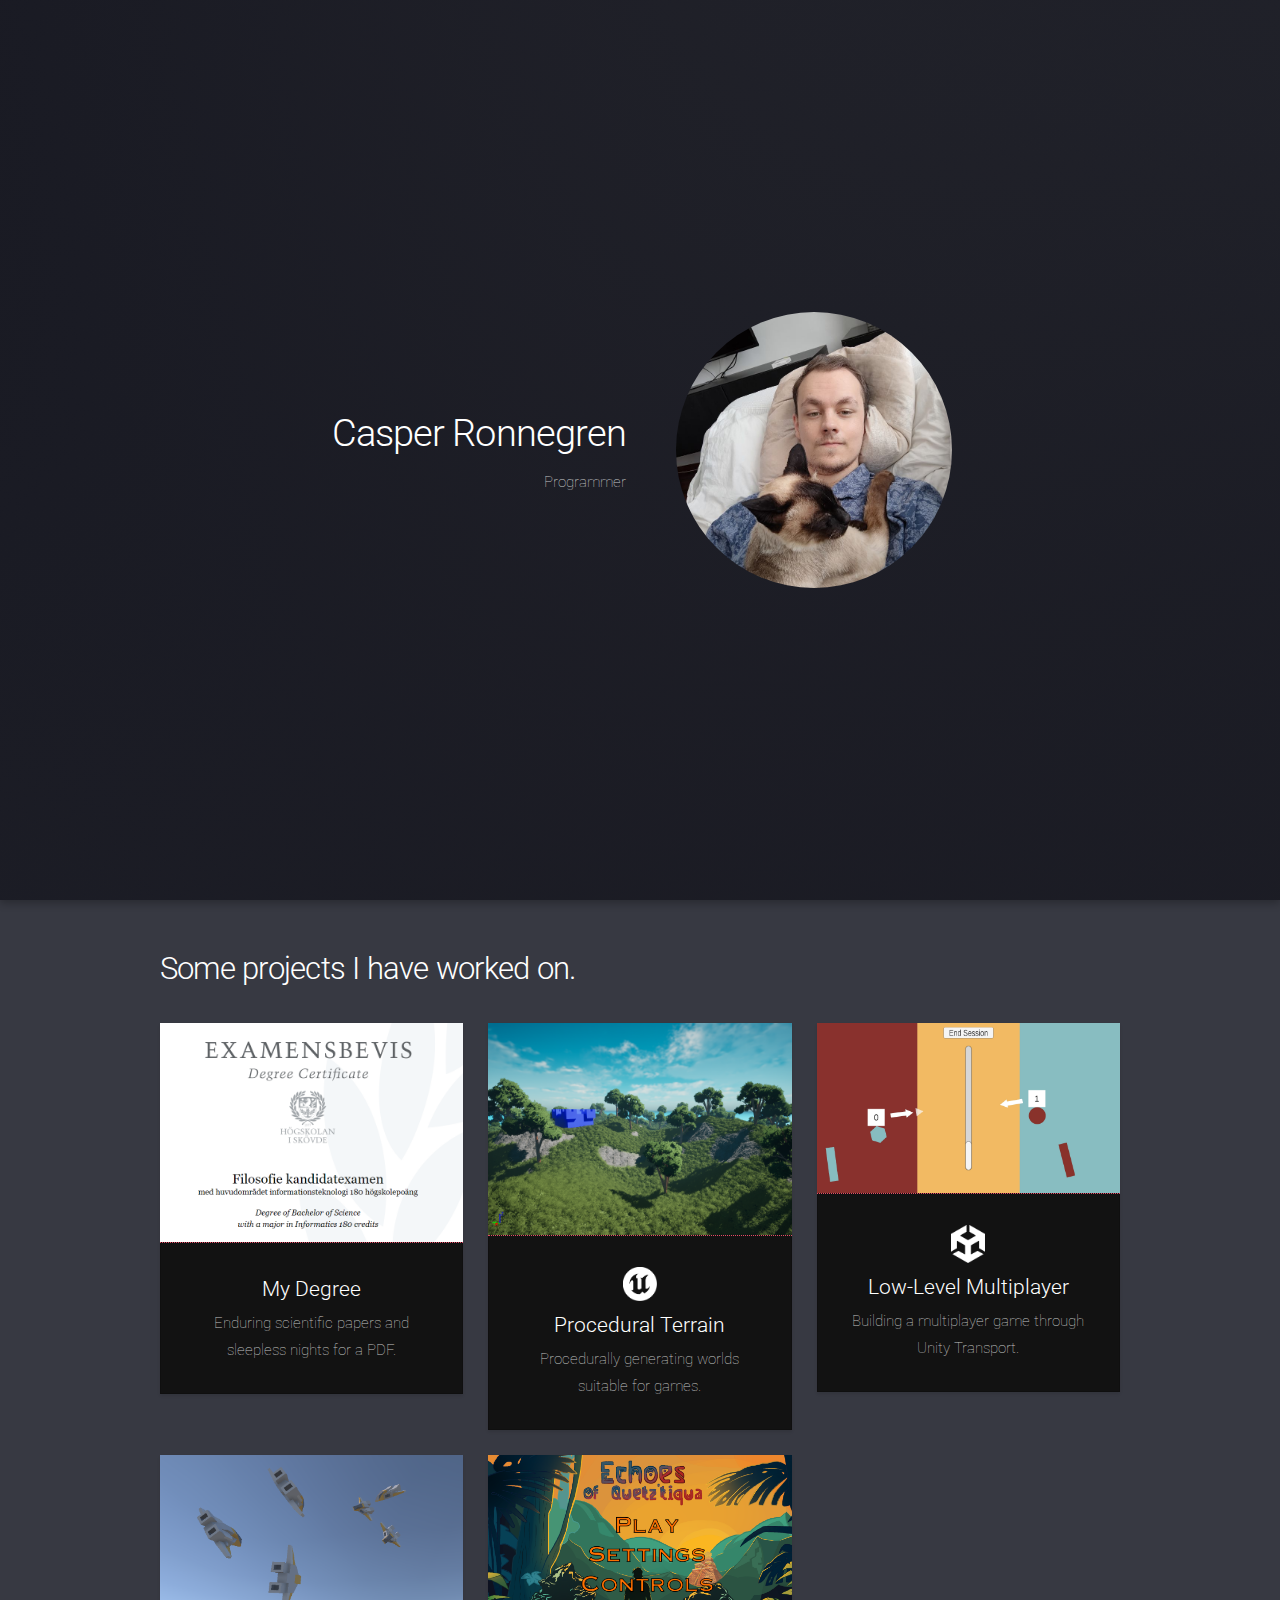
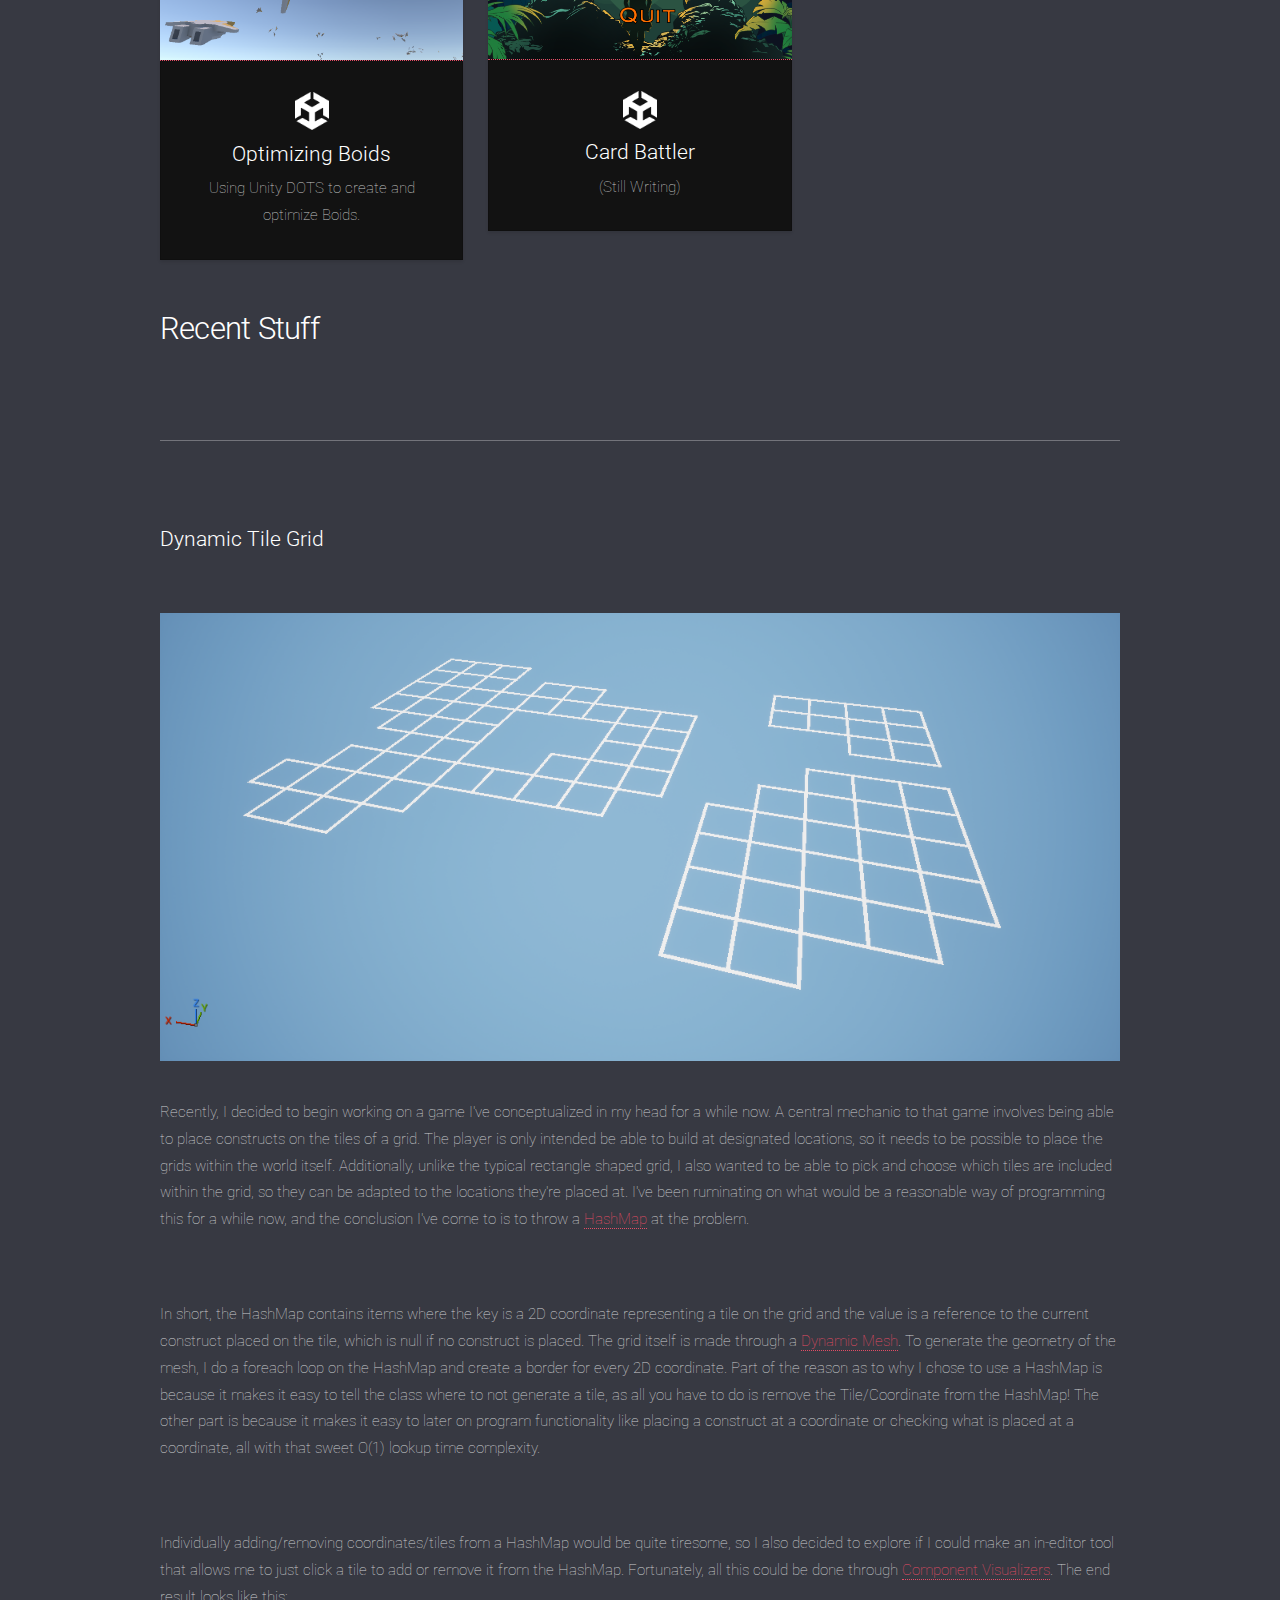
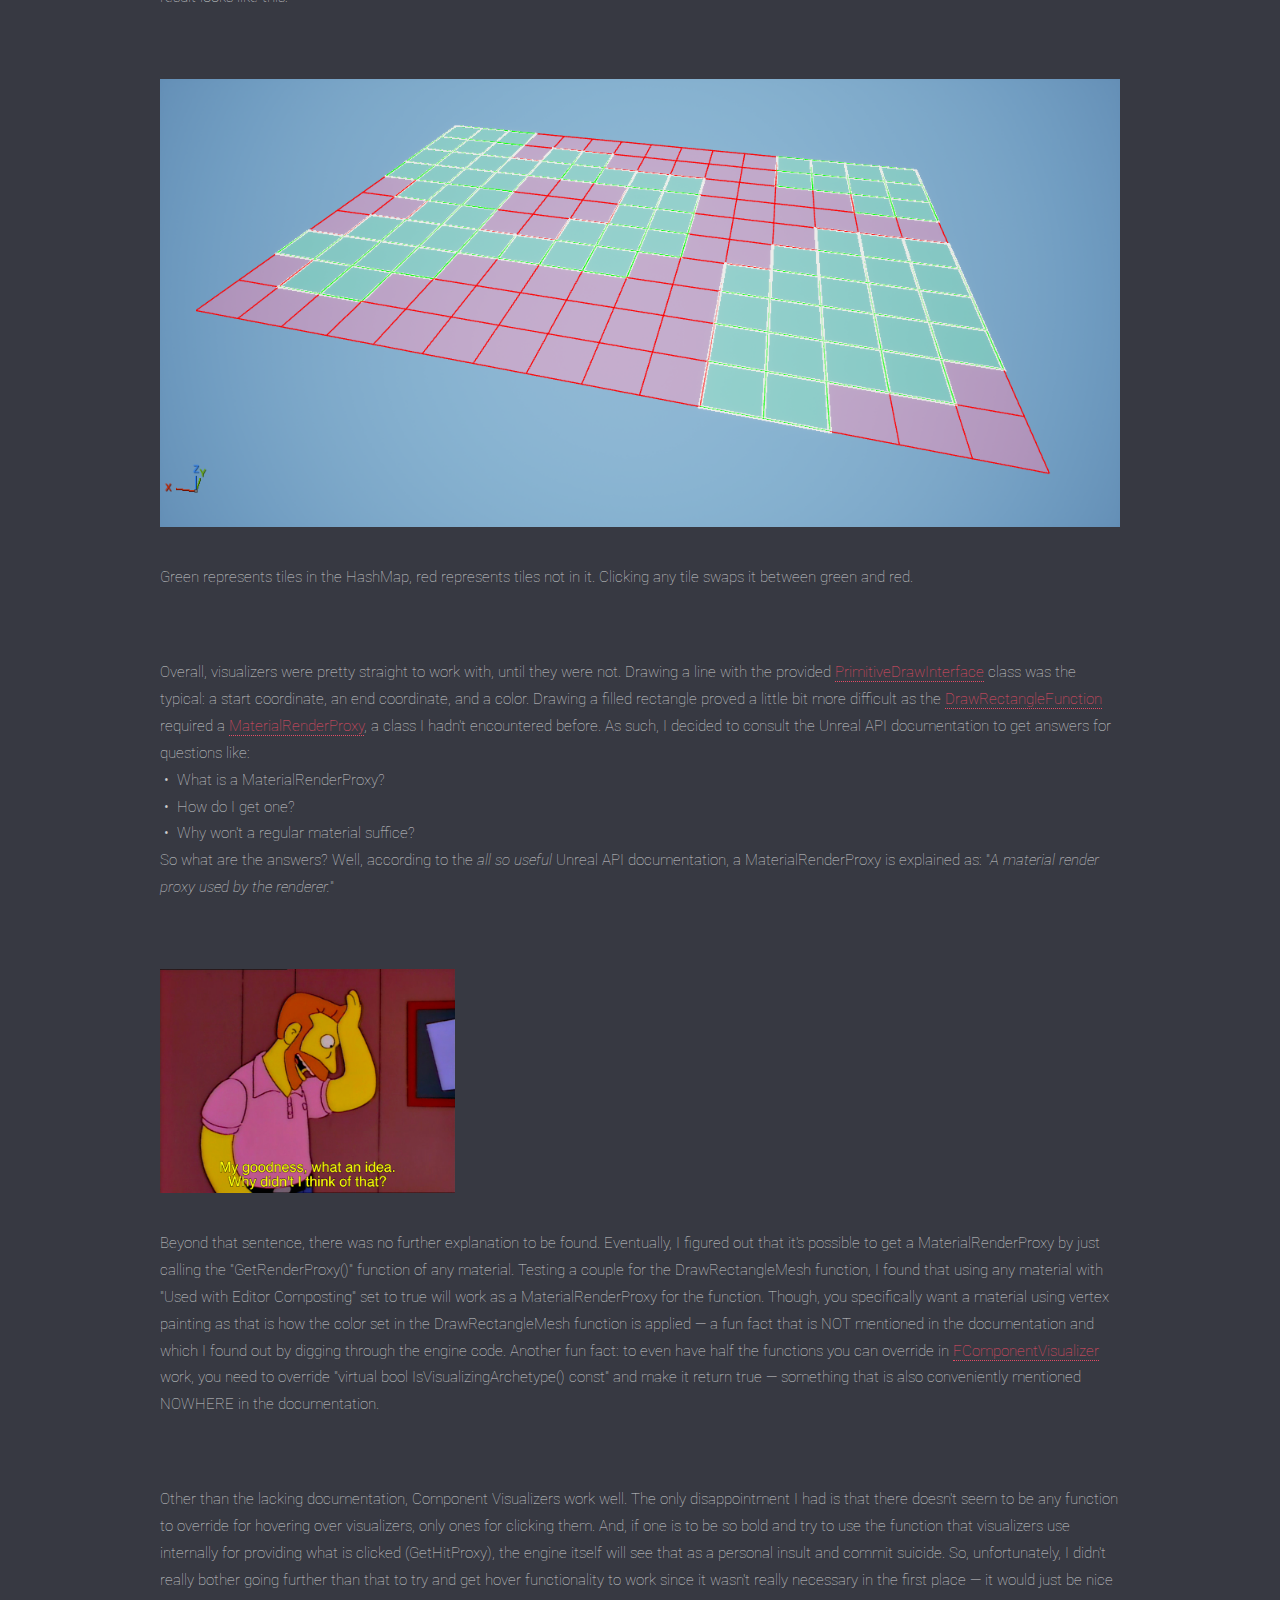
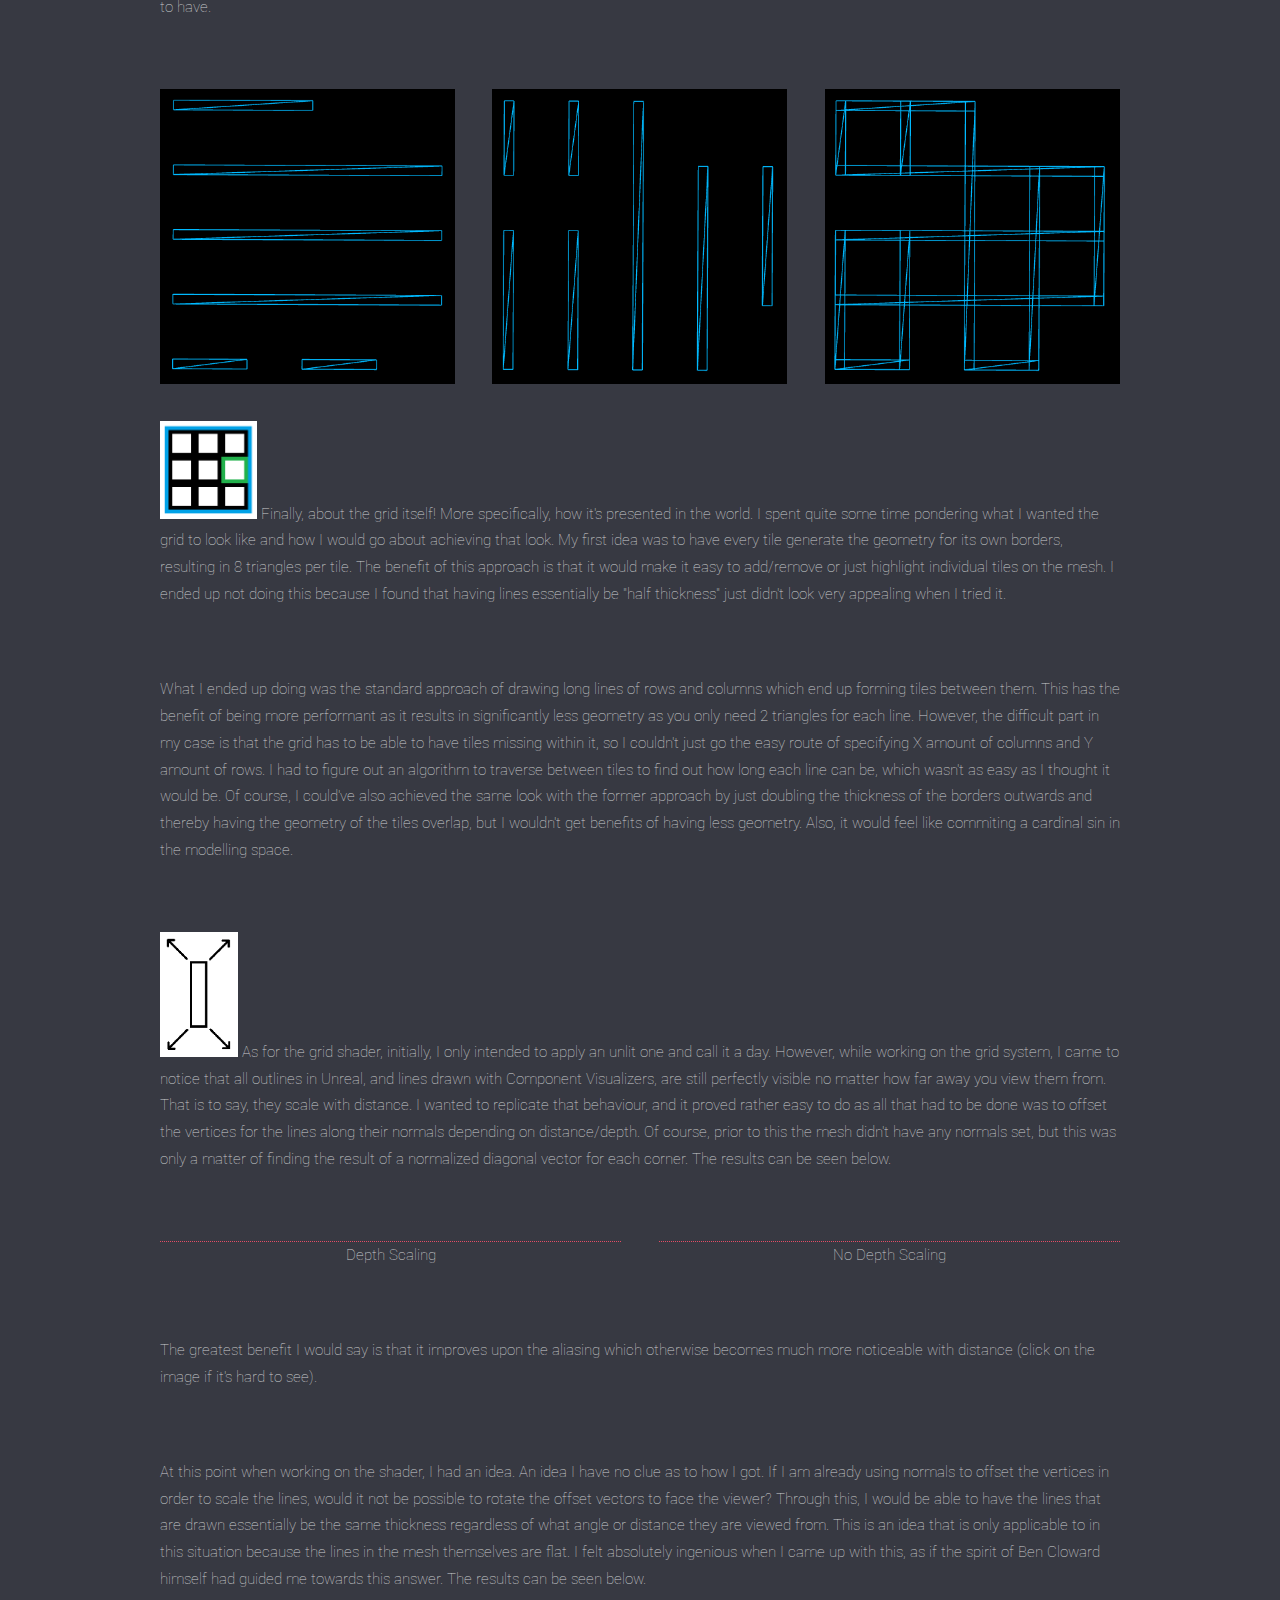
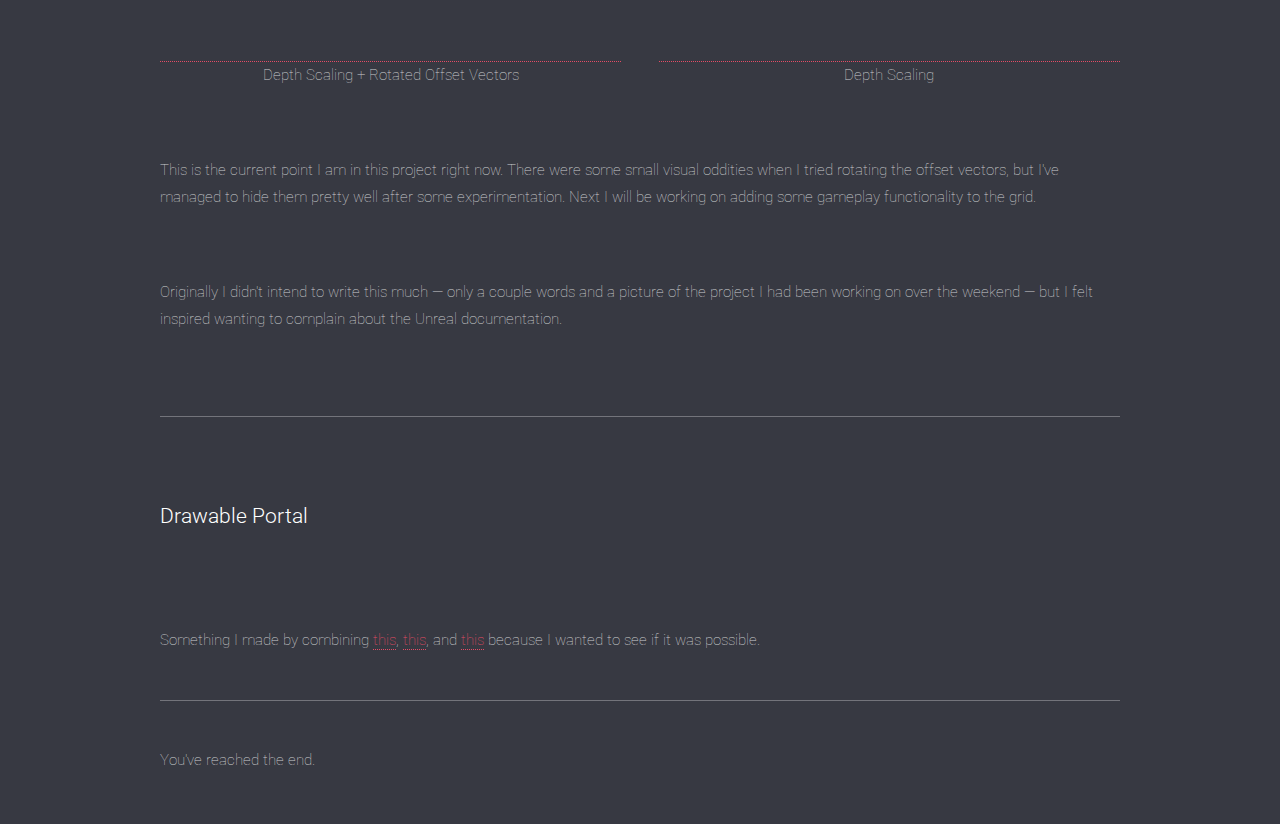
<file: index.html>
<!DOCTYPE HTML>
<html>
	<head>
		<title>Casper Portfolio</title>
		<meta charset="utf-8" />
		<meta name="viewport" content="width=device-width, initial-scale=1, user-scalable=no" />
		<link rel="stylesheet" href="assets/css/main.css" />
		<noscript><link rel="stylesheet" href="assets/css/noscript.css" /></noscript>
	</head>
	<body class="is-preload landing">
		<div id="page-wrapper">
			
			<!-- Banner -->
			<section id="banner">
				<div class="content">
					<header>
						<h2>Casper Ronnegren</h2>
						<p>Programmer<br />
						</p>
					</header>
					<span class="image"><img src="images/Katt.jpg" alt="" /></span>
				</div>
			</section>
	
			<!-- Portfolio -->
			<article id="portfolio"> <!-- style="box-shadow: 0 -0.5em 0.5em 0 rgba(0, 0, 0, 0.25);" -->
				<div class="container">
					<header>
						<h2>Some projects I have worked on.</h2>
					</header>
					<div class="row">

						<!-- Degree -->
						<div class="col-4 col-6-medium col-12-small">
							<div class="parent">
								<article class="box style2">
									<a href="images/Filosofie kandidatexamen Casper Ronnegren.pdf" target="_blank" class="image featured"><img loading="lazy" src="images/DegreeThumbnail.png" alt="" style="height: 100%;" /></a>
									<h3 style="text-align: center"><a href="images/Filosofie kandidatexamen Casper Ronnegren.pdf" target="_blank">My Degree</a></h3>
									<p style="text-align: center">Enduring scientific papers and sleepless nights for a PDF.</p>
								</article>
							</div>
						</div>
						
						<!-- Terrain -->
						<div class="col-4 col-6-medium col-12-small">
							<div class="parent">
							<article class="box style2">
								<a href="Terrain.html" class="image featured"><img loading="lazy" src="images/Terrain/Terrain.png" alt="" style="height: 100%;" /></a>
								<img loading="lazy" class="imageTopRight" src="images/Unreal.png" alt="" width="14%" height ="auto"/>
								<h3 style="text-align: center"><a href="Terrain.html">Procedural Terrain</a></h3>
								<p style="text-align: center">Procedurally generating worlds suitable for games.</p>
							</article>
							</div>
						</div>
		
						<!-- Multiplayer -->
						<div class="col-4 col-6-medium col-12-small">
							<div class="parent">
								<article class="box style2">
									<a href="LowLevelMulti.html" class="image featured"><img loading="lazy"  src="images/Multi/Multi_Game.jpg" alt="" style="height: 100%;" /></a>
									<img loading="lazy" class="imageTopRight" src="images/Unity.png" alt="" width="14%" height ="auto"/>
									<h3 style="text-align: center"><a href="LowLevelMulti.html">Low-Level Multiplayer</a></h3>
									<p style="text-align: center">Building a multiplayer game through Unity Transport.</p>
								</article>
							</div>
						</div>
		
						<!-- Boids -->
						<div class="col-4 col-6-medium col-12-small">
							<div class="parent">
								<article class="box style2">
									<a href="Boids.html" class="image featured"><img loading="lazy" src="images/Boids/BoidsThumbnail2.png" alt="" style="height: 100%;" /></a>
									<img loading="lazy" class="imageTopRight" src="images/Unity.png" alt="" width="14%" height ="auto"/>
									<h3 style="text-align: center"><a href="Boids.html">Optimizing Boids</a></h3>
									<p style="text-align: center">Using Unity DOTS to create and optimize Boids.</p>
								</article>
							</div>
						</div>
		
						<!-- Group -->
						<div class="col-4 col-6-medium col-12-small">
							<div class="parent">
								<article class="box style2">
									<a href="index.html" class="image featured"><img loading="lazy" src="images/Group/GroupThumbnail.png" alt="" style="height: 100%;" /></a>
									<img loading="lazy" class="imageTopRight" src="images/Unity.png" alt="" width="14%" height ="auto"/>
									<h3 style="text-align: center"><a href="index.html">Card Battler</a></h3>
									<p style="text-align: center">(Still Writing)<!--Creating a card battler for a larger group project.--></p>
								</article>
							</div>
						</div>
					</div>
				</div>
			</article>
			
			<article id="Blog">
				<div class="container">
					<div class="row gtr-150">
						<header>
							<h2 style="margin-bottom: 0.15em">Recent Stuff</h2>
						</header>
						<div class="col-12 col-12-medium"><hr/></div>
						<h3>Dynamic Tile Grid</h3>
						<b class="image fit"><img loading="lazy" src="images/Blog/TileGrid.png" alt="" /></b>
						<p>
							Recently, I decided to begin working on a game I've conceptualized in my head for a while now. 
							A central mechanic to that game involves being able to place constructs on the tiles of a grid.
							The player is only intended be able to build at designated locations, so it needs to be possible to place the grids within the world itself.
							Additionally, unlike the typical rectangle shaped grid, I also wanted to be able to pick and choose which tiles are included within the grid, so they can be adapted to the locations they're placed at.
							I've been ruminating on what would be a reasonable way of programming this for a while now, and the conclusion I've come to is to throw a 
							<a href="https://youtu.be/kVgy1GSDHG8?t=215">HashMap</a> at the problem.
						</p>
						<p>
							In short, the HashMap contains items where the key is a 2D coordinate representing a tile on the grid and the value is a reference to the current construct placed on the tile, 
							which is null if no construct is placed.
							The grid itself is made through a <a href="https://dev.epicgames.com/documentation/en-us/unreal-engine/geometry-scripting-users-guide-in-unreal-engine">Dynamic Mesh</a>.
							To generate the geometry of the mesh, I do a foreach loop on the HashMap and create a border for every 2D coordinate.
							Part of the reason as to why I chose to use a HashMap is because it makes it easy to tell the class where to not generate a tile, 
							as all you have to do is remove the Tile/Coordinate from the HashMap!
							The other part is because it makes it easy to later on program functionality like placing a construct at a coordinate or checking what is placed at a coordinate, 
							all with that sweet O(1) lookup time complexity.
						</p>
						<p>
							Individually adding/removing coordinates/tiles from a HashMap would be quite tiresome, so I also decided to explore if I could make an in-editor tool that allows me to just click a tile
							to add or remove it from the HashMap.
							Fortunately, all this could be done through <a href="https://dev.epicgames.com/community/learning/tutorials/KP5p/unreal-engine-extending-unreal-editor-with-component-visualizer">Component Visualizers</a>.
							The end result looks like this:
						</p>
						<b class="image fit"><img loading="lazy" src="images/Blog/TileGridEditor.png" alt="" /></b>
						<p>
							Green represents tiles in the HashMap, red represents tiles not in it. Clicking any tile swaps it between green and red.
						</p>
						<p>
							Overall, visualizers were pretty straight to work with, until they were not.
							Drawing a line with the provided <a href="https://dev.epicgames.com/documentation/en-us/unreal-engine/API/Runtime/Engine/FPrimitiveDrawInterface?application_version=5.5">PrimitiveDrawInterface</a> 
							class was the typical: a start coordinate, an end coordinate, and a color.
							Drawing a filled rectangle proved a little bit more difficult as the 
							<a href="https://dev.epicgames.com/documentation/en-us/unreal-engine/API/Runtime/Engine/FPrimitiveDrawInterface?application_version=5.5">DrawRectangleFunction</a> 
							required a <a href="https://dev.epicgames.com/documentation/en-us/unreal-engine/API/Runtime/Engine/FMaterialRenderProxy?application_version=5.6">MaterialRenderProxy</a>, 
							a class I hadn't encountered before.
							As such, I decided to consult the Unreal API documentation to get answers for questions like: <br>
							&nbsp;•&nbsp; What is a MaterialRenderProxy? <br>
							&nbsp;•&nbsp; How do I get one? <br>
							&nbsp;•&nbsp; Why won't a regular material suffice? <br> 
							So what are the answers? 
							Well, according to the <i>all so useful</i> Unreal API documentation, a MaterialRenderProxy is explained as: "<i>A material render proxy used by the renderer.</i>"
						</p>
						<div class="col-4 col-12-medium"><b class="image fit"><img loading="lazy" src="images/Blog/My_Goodness_What_an_Idea.jpg" alt="" /></b></div>
						<div class="col-4 col-12-medium"></div>
						<div class="col-4 col-12-medium"></div>
						<p>
							Beyond that sentence, there was no further explanation to be found.
							Eventually, I figured out that it's possible to get a MaterialRenderProxy by just calling the "GetRenderProxy()" function of any material.
							Testing a couple for the DrawRectangleMesh function, I found that using any material with "Used with Editor Composting" set to true will work as a MaterialRenderProxy for the function.
							Though, you specifically want a material using vertex painting as that is how the color set in the DrawRectangleMesh function is applied 
							— a fun fact that is NOT mentioned in the documentation and which I found out by digging through the engine code.
							Another fun fact: to even have half the functions you can override in 
							<a href="https://dev.epicgames.com/documentation/en-us/unreal-engine/API/Editor/UnrealEd/FComponentVisualizer?application_version=5.5">FComponentVisualizer</a> 
							work, you need to override "virtual bool IsVisualizingArchetype() const" and make it return true — 
							something that is also conveniently mentioned NOWHERE in the documentation.
						</p>
						<p>
							Other than the lacking documentation, Component Visualizers work well.
							The only disappointment I had is that there doesn't seem to be any function to override for hovering over visualizers, only ones for clicking them.
							And, if one is to be so bold and try to use the function that visualizers use internally for providing what is clicked (GetHitProxy), 
							the engine itself will see that as a personal insult and commit suicide.
							So, unfortunately, I didn't really bother going further than that to try and get hover functionality to work since it wasn't really necessary in the first place — it would just be nice to have.
						</p>
						<div class="col-4 col-12-medium"><b class="image fit"><img loading="lazy" src="images/Blog/Rows.png" alt="" /></b></div>
						<div class="col-4 col-12-medium"><b class="image fit"><img loading="lazy" src="images/Blog/Columns.png" alt="" /></b></div>
						<div class="col-4 col-12-medium"><b class="image fit"><img loading="lazy" src="images/Blog/RowsColumns.png" alt="" /></b></div>
						<p>
							<b class="image floatRight" style="width: 6.3em;"><img loading="lazy" src="images/Blog/UglyTileGrid.png" alt="" /></b>
							Finally, about the grid itself!
							More specifically, how it's presented in the world.
							I spent quite some time pondering what I wanted the grid to look like and how I would go about achieving that look.
							My first idea was to have every tile generate the geometry for its own borders, resulting in 8 triangles per tile.
							The benefit of this approach is that it would make it easy to add/remove or just highlight individual tiles on the mesh.
							I ended up not doing this because I found that having lines essentially be "half thickness" just didn't look very appealing when I tried it.
						</p>
						<p>
							What I ended up doing was the standard approach of drawing long lines of rows and columns which end up forming tiles between them.
							This has the benefit of being more performant as it results in significantly less geometry as you only need 2 triangles for each line.
							However, the difficult part in my case is that the grid has to be able to have tiles missing within it, so I couldn't just go the easy route of
							specifying X amount of columns and Y amount of rows.
							I had to figure out an algorithm to traverse between tiles to find out how long each line can be, which wasn't as easy as I thought it would be.
							Of course, I could've also achieved the same look with the former approach by just doubling the thickness of the borders outwards and thereby
							having the geometry of the tiles overlap, but I wouldn't get benefits of having less geometry.
							Also, it would feel like commiting a cardinal sin in the modelling space.
						</p>
						<p>
							<b class="image floatRight" style="width: 5.1em;"><img loading="lazy" src="images/Blog/OffsetAlongNormals.png" alt="" /></b>
							As for the grid shader, initially, I only intended to apply an unlit one and call it a day.
							However, while working on the grid system, I came to notice that all outlines in Unreal, and lines drawn with Component Visualizers, are still perfectly
							visible no matter how far away you view them from.
							That is to say, they scale with distance.
							I wanted to replicate that behaviour, and it proved rather easy to do as all that had to be done was to offset the vertices for the lines along their normals
							depending on distance/depth.
							Of course, prior to this the mesh didn't have any normals set, but this was only a matter of finding the result of a normalized diagonal vector for each corner.
							The results can be seen below.
						</p>
						<div class="col-6 col-12-medium">
							<a href="images/Blog/DepthScale.png" class="image fit" style="margin-bottom: 0"><img loading="lazy" src="images/Blog/DepthScale.png" alt="" /></a>
							<p style="text-align: center">
								Depth Scaling
							</p>
						</div>
						<div class="col-6 col-12-medium">
							<a href="images/Blog/NoDepthScale.png" class="image fit" style="margin-bottom: 0"><img loading="lazy" src="images/Blog/NoDepthScale.png" alt="" /></a>
							<p style="text-align: center">
								No Depth Scaling
							</p>
						</div>
						<p>
							The greatest benefit I would say is that it improves upon the aliasing which otherwise becomes much more noticeable with distance (click on the image if it's hard to see).
						</p>
						<p>
							At this point when working on the shader, I had an idea.
							An idea I have no clue as to how I got.
							If I am already using normals to offset the vertices in order to scale the lines, would it not be possible to rotate the offset vectors to face the viewer?
							Through this, I would be able to have the lines that are drawn essentially be the same thickness regardless of what angle or distance they are viewed from.
							This is an idea that is only applicable to in this situation because the lines in the mesh themselves are flat.
							I felt absolutely ingenious when I came up with this, as if the spirit of Ben Cloward himself had guided me towards this answer.
							The results can be seen below.
						</p>
						<div class="col-6 col-12-medium">
							<a href="images/Blog/RotatedDepthScale.png" class="image fit" style="margin-bottom: 0"><img loading="lazy" src="images/Blog/RotatedDepthScale.png" alt="" /></a>
							<p style="text-align: center">
								Depth Scaling + Rotated Offset Vectors
							</p>
						</div>
						<div class="col-6 col-12-medium">
							<a href="images/Blog/DepthScale.png" class="image fit" style="margin-bottom: 0"><img loading="lazy" src="images/Blog/DepthScale.png" alt="" /></a>
							<p style="text-align: center">
								Depth Scaling
							</p>
						</div>
						<p>
							This is the current point I am in this project right now.
							There were some small visual oddities when I tried rotating the offset vectors, but I've managed to hide them pretty well after some experimentation.
							Next I will be working on adding some gameplay functionality to the grid.
						</p>
						<p style="margin-bottom: 0">
							Originally I didn't intend to write this much — only a couple words and a picture of the project I had been working on over the weekend 
							— but I felt inspired wanting to complain about the Unreal documentation.
						</p>
						
						<div class="col-12 col-12-medium"><hr/></div>
						<h3>Drawable Portal</h3>
						<b class="image fit"><img loading="lazy" src="images/Blog/DrawablePortal.gif" alt="" /></b>
						<p style="margin-bottom: 0">
							Something I made by combining 
							<a href="https://www.youtube.com/watch?v=cWpFZbjtSQg">this</a>,
							<a href="https://www.youtube.com/watch?v=YUWfHX_ZNCw">this</a>, and 
							<a href="https://stackoverflow.com/questions/35574227/unity-shader-highlighting-overlaps">this</a>
							because I wanted to see if it was possible.
						</p>
					</div>

					<div class="col-12 col-12-medium"><hr/></div>
					<p style="margin-bottom: 50px">You've reached the end.</p>
				</div>
			</article>
			
			<!--<article id="Blog" style="background-color: #1a1b23; box-shadow: 0 -0.5em 0.5em 0 rgba(0, 0, 0, 0.25);">
				<div class="container">
					<header>
						<h2>Recent Stuff</h2>
					</header>
					<p style="margin-bottom: 0">
						Wasd
					</p>
				</div>
			</article>-->
		</div>

		<!-- Scripts -->
			<script src="assets/js/jquery.min.js"></script>
			<script src="assets/js/jquery.scrolly.min.js"></script>
			<script src="assets/js/jquery.dropotron.min.js"></script>
			<script src="assets/js/jquery.scrollex.min.js"></script>
			<script src="assets/js/browser.min.js"></script>
			<script src="assets/js/breakpoints.min.js"></script>
			<script src="assets/js/util.js"></script>
			<script src="assets/js/main.js"></script>
	</body>
</html>
</file>
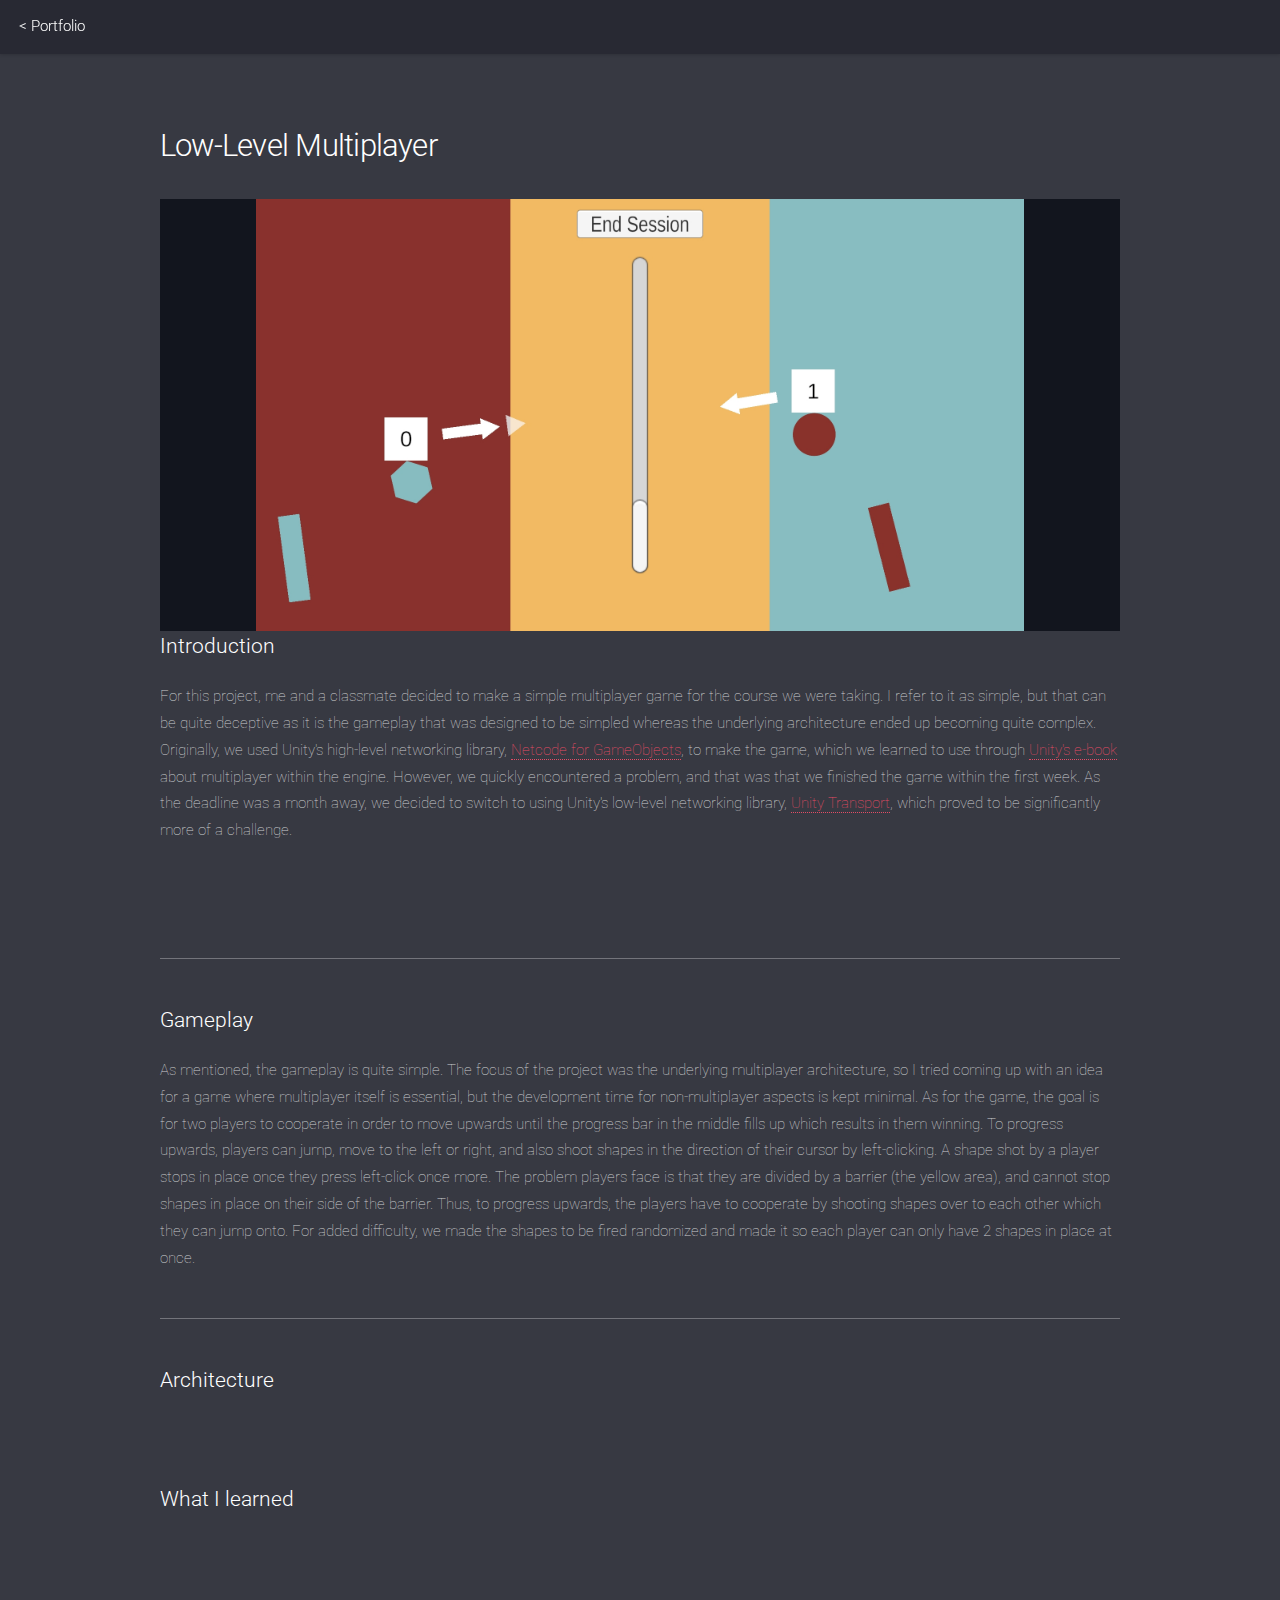
<file: LowLevelMulti.html>
<!DOCTYPE HTML>
<html>
<head>
    <title>Casper Portfolio</title>
    <meta charset="utf-8" />
    <meta name="viewport" content="width=device-width, initial-scale=1, user-scalable=no" />
    <link rel="stylesheet" href="assets/css/main.css" />
    <noscript><link rel="stylesheet" href="assets/css/noscript.css" /></noscript>
</head>
<body class="is-preload">
<div id="page-wrapper">

    <!-- Header -->
    <header id="header">
        <h1 id="logo"><a href="index.html">< Portfolio</a></h1>
        <nav id="nav">
        </nav>
    </header>

    <!-- Main -->
    <div id="main" class="wrapper style1">
        <div class="container">
            <header class="major"><h2>Low-Level Multiplayer</h2></header>

            <!-- Introduction -->
            <div class="row gtr-150">
                <div class="col-12 col-12-medium">
                    <b class="image fit" style="background-color: #12151e ;"><img src="images/Multi_Game.jpg" alt="" style="width: 80%; margin-left: auto; margin-right: auto"/></b>
                    <h3>Introduction</h3>
                    <p>
                        For this project, me and a classmate decided to make a simple multiplayer game for the course we were taking.
                        I refer to it as simple, but that can be quite deceptive as it is the gameplay that was designed to be simpled whereas the underlying architecture ended up becoming quite complex.
                        Originally, we used Unity's high-level networking library, <a href="https://docs-multiplayer.unity3d.com/netcode/current/about/">Netcode for GameObjects</a>, 
                        to make the game, which we learned to use through <a href="https://unity.com/resources/ultimate-guide-advanced-multiplayer-networking">Unity's e-book</a> about multiplayer within the engine.
                        However, we quickly encountered a problem, and that was that we finished the game within the first week.
                        As the deadline was a month away, we decided to switch to using Unity's low-level networking library, <a href="https://docs-multiplayer.unity3d.com/transport/current/about/">Unity Transport</a>, which proved to be significantly more of a challenge.
                    </p>
                </div>
                <div class="col-12 col-12-medium"><hr/></div>
            </div>

            <!-- Gameplay -->
            <div class="col-12 col-12-medium">
                <h3>Gameplay</h3>
                <p>
                    As mentioned, the gameplay is quite simple. 
                    The focus of the project was the underlying multiplayer architecture, 
                    so I tried coming up with an idea for a game where multiplayer itself is essential, but the development time for non-multiplayer aspects is kept minimal.
                    As for the game, the goal is for two players to cooperate in order to move upwards until the progress bar in the middle fills up which results in them winning.
                    To progress upwards, players can jump, move to the left or right, and also shoot shapes in the direction of their cursor by left-clicking.
                    A shape shot by a player stops in place once they press left-click once more.
                    The problem players face is that they are divided by a barrier (the yellow area), and cannot stop shapes in place on their side of the barrier.
                    Thus, to progress upwards, the players have to cooperate by shooting shapes over to each other which they can jump onto.
                    For added difficulty, we made the shapes to be fired randomized and made it so each player can only have 2 shapes in place at once.
                </p>
                <div class="col-12 col-12-medium"><hr/></div>
            </div>

            <!-- Architecture -->
            <div class="row gtr-150">
                <div class="col-12 col-12-medium"><h3>Architecture</h3></div>
                <div class="col-12 col-12-medium">
                    <p>
                        
                    </p>
                </div>
            </div>
            
            <!-- Learn -->
            <div class="row gtr-150">
                <div class="col-12 col-12-medium"><h3>What I learned</h3></div>
                <div class="col-12 col-12-medium">
                    <p>

                    </p>
                </div>
            </div>
        </div>
    </div>
</div>

<!-- Scripts -->
<script src="assets/js/jquery.min.js"></script>
<script src="assets/js/jquery.scrolly.min.js"></script>
<script src="assets/js/jquery.dropotron.min.js"></script>
<script src="assets/js/jquery.scrollex.min.js"></script>
<script src="assets/js/browser.min.js"></script>
<script src="assets/js/breakpoints.min.js"></script>
<script src="assets/js/util.js"></script>
<script src="assets/js/main.js"></script>

</body>
</html>

<!--							<p style="margin: 0 0 1em 0">-->
<!--								This project ended up being divided into three major parts:-->
<!--							</p>-->
<!--							<ul style="margin: 0 0 1em 1em">-->
<!--								<li>Generation of the Terrain Map (ground).<br>-->
<!--									</li>-->
<!--								<li>Placement of larger structures on the Terrain Map.</li>-->
<!--								<li>Decorating the Terrain (Trees and Grass)</li>-->
<!--							</ul>-->
<!--							<p>-->
<!--								<a href="https://antoniosliapis.com/articles/pcgbook_dungeons.php#section3">Agent-Based Dungeon Growing</a>.-->
<!--							</p>-->
<!--
</file>
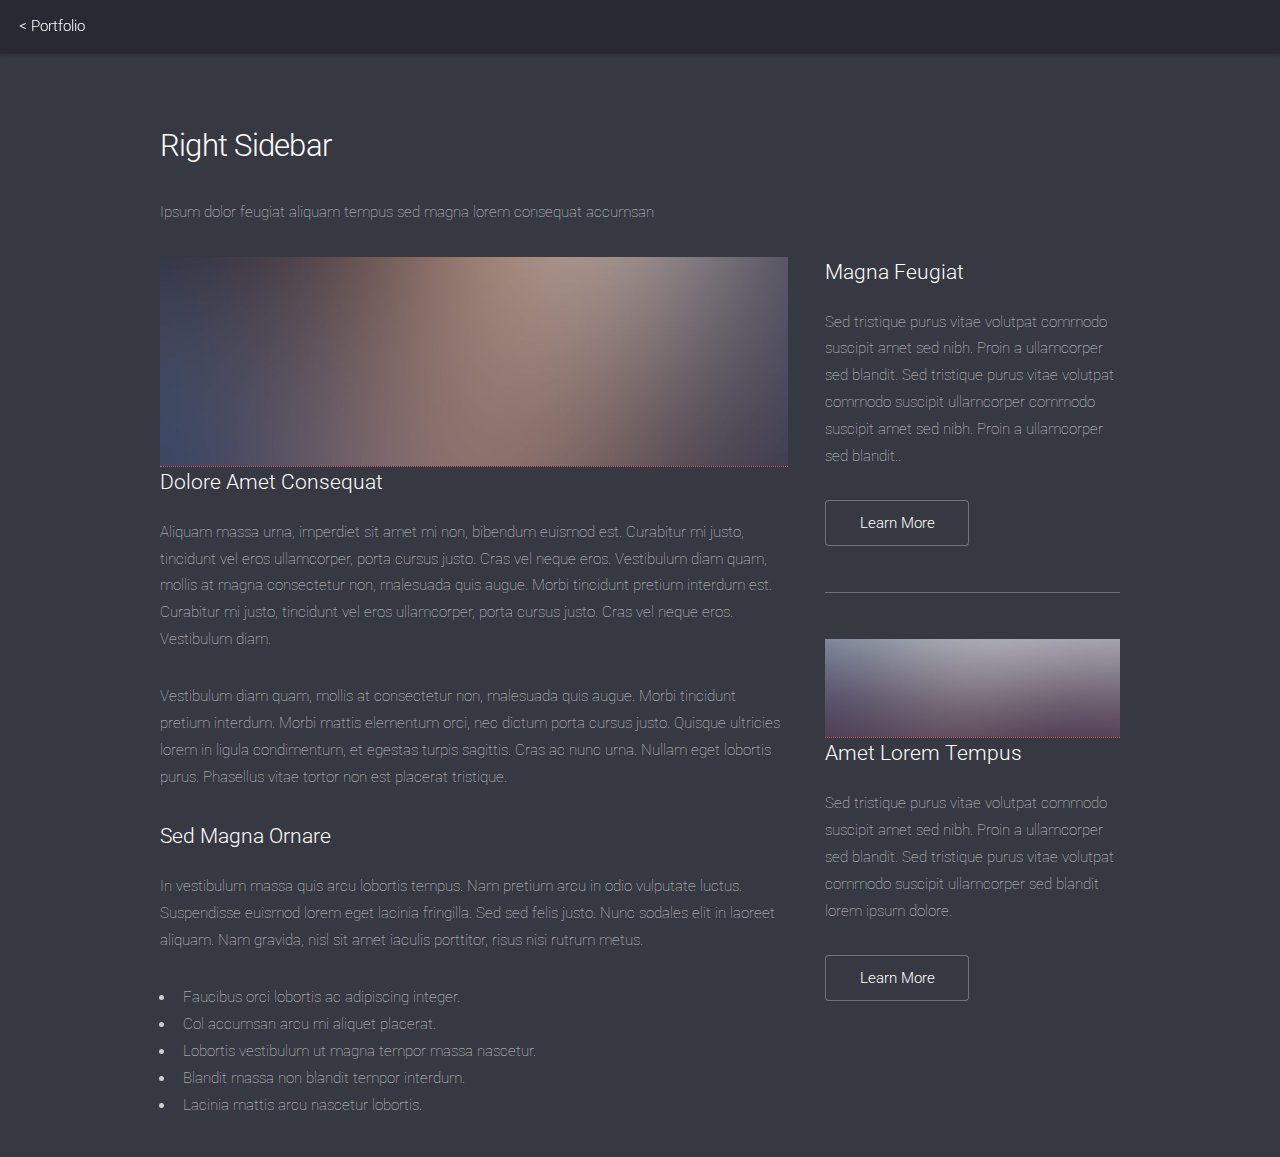
<file: projektTemplate.html>
<!DOCTYPE HTML>
<!--
	Landed by HTML5 UP
	html5up.net | @ajlkn
	Free for personal and commercial use under the CCA 3.0 license (html5up.net/license)
-->
<html>
	<head>
		<title>Casper Terrain</title>
		<meta charset="utf-8" />
		<meta name="viewport" content="width=device-width, initial-scale=1, user-scalable=no" />
		<link rel="stylesheet" href="assets/css/main.css" />
		<noscript><link rel="stylesheet" href="assets/css/noscript.css" /></noscript>
	</head>
	<body class="is-preload">
		<div id="page-wrapper">

			<!-- Header -->
				<header id="header">
					<h1 id="logo"><a href="index.html">< Portfolio</a></h1>
					<nav id="nav">
					</nav>
				</header>

			<!-- Main -->
				<div id="main" class="wrapper style1">
					<div class="container">
						<header class="major">
							<h2>Right Sidebar</h2>
							<p>Ipsum dolor feugiat aliquam tempus sed magna lorem consequat accumsan</p>
						</header>
						<div class="row gtr-150">
							<div class="col-8 col-12-medium">

								<!-- Content -->
									<section id="content">
										<a href="#" class="image fit"><img src="images/pic06.jpg" alt="" /></a>
										<h3>Dolore Amet Consequat</h3>
										<p>Aliquam massa urna, imperdiet sit amet mi non, bibendum euismod est. Curabitur mi justo, tincidunt vel eros ullamcorper, porta cursus justo. Cras vel neque eros. Vestibulum diam quam, mollis at magna consectetur non, malesuada quis augue. Morbi tincidunt pretium interdum est. Curabitur mi justo, tincidunt vel eros ullamcorper, porta cursus justo. Cras vel neque eros. Vestibulum diam.</p>
										<p>Vestibulum diam quam, mollis at consectetur non, malesuada quis augue. Morbi tincidunt pretium interdum. Morbi mattis elementum orci, nec dictum porta cursus justo. Quisque ultricies lorem in ligula condimentum, et egestas turpis sagittis. Cras ac nunc urna. Nullam eget lobortis purus. Phasellus vitae tortor non est placerat tristique.</p>
										<h3>Sed Magna Ornare</h3>
										<p>In vestibulum massa quis arcu lobortis tempus. Nam pretium arcu in odio vulputate luctus. Suspendisse euismod lorem eget lacinia fringilla. Sed sed felis justo. Nunc sodales elit in laoreet aliquam. Nam gravida, nisl sit amet iaculis porttitor, risus nisi rutrum metus.</p>
										<ul>
											<li>Faucibus orci lobortis ac adipiscing integer.</li>
											<li>Col accumsan arcu mi aliquet placerat.</li>
											<li>Lobortis vestibulum ut magna tempor massa nascetur.</li>
											<li>Blandit massa non blandit tempor interdum.</li>
											<li>Lacinia mattis arcu nascetur lobortis.</li>
										</ul>
									</section>

							</div>
							<div class="col-4 col-12-medium">

								<!-- Sidebar -->
									<section id="sidebar">
										<section>
											<h3>Magna Feugiat</h3>
											<p>Sed tristique purus vitae volutpat commodo suscipit amet sed nibh. Proin a ullamcorper sed blandit. Sed tristique purus vitae volutpat commodo suscipit ullamcorper commodo suscipit amet sed nibh. Proin a ullamcorper sed blandit..</p>
											<footer>
												<ul class="actions">
													<li><a href="#" class="button">Learn More</a></li>
												</ul>
											</footer>
										</section>
										<hr />
										<section>
											<a href="#" class="image fit"><img src="images/pic07.jpg" alt="" /></a>
											<h3>Amet Lorem Tempus</h3>
											<p>Sed tristique purus vitae volutpat commodo suscipit amet sed nibh. Proin a ullamcorper sed blandit. Sed tristique purus vitae volutpat commodo suscipit ullamcorper sed blandit lorem ipsum dolore.</p>
											<footer>
												<ul class="actions">
													<li><a href="#" class="button">Learn More</a></li>
												</ul>
											</footer>
										</section>
									</section>

							</div>
						</div>
					</div>
				</div>
		</div>

		<!-- Scripts -->
			<script src="assets/js/jquery.min.js"></script>
			<script src="assets/js/jquery.scrolly.min.js"></script>
			<script src="assets/js/jquery.dropotron.min.js"></script>
			<script src="assets/js/jquery.scrollex.min.js"></script>
			<script src="assets/js/browser.min.js"></script>
			<script src="assets/js/breakpoints.min.js"></script>
			<script src="assets/js/util.js"></script>
			<script src="assets/js/main.js"></script>

	</body>
</html>
</file>
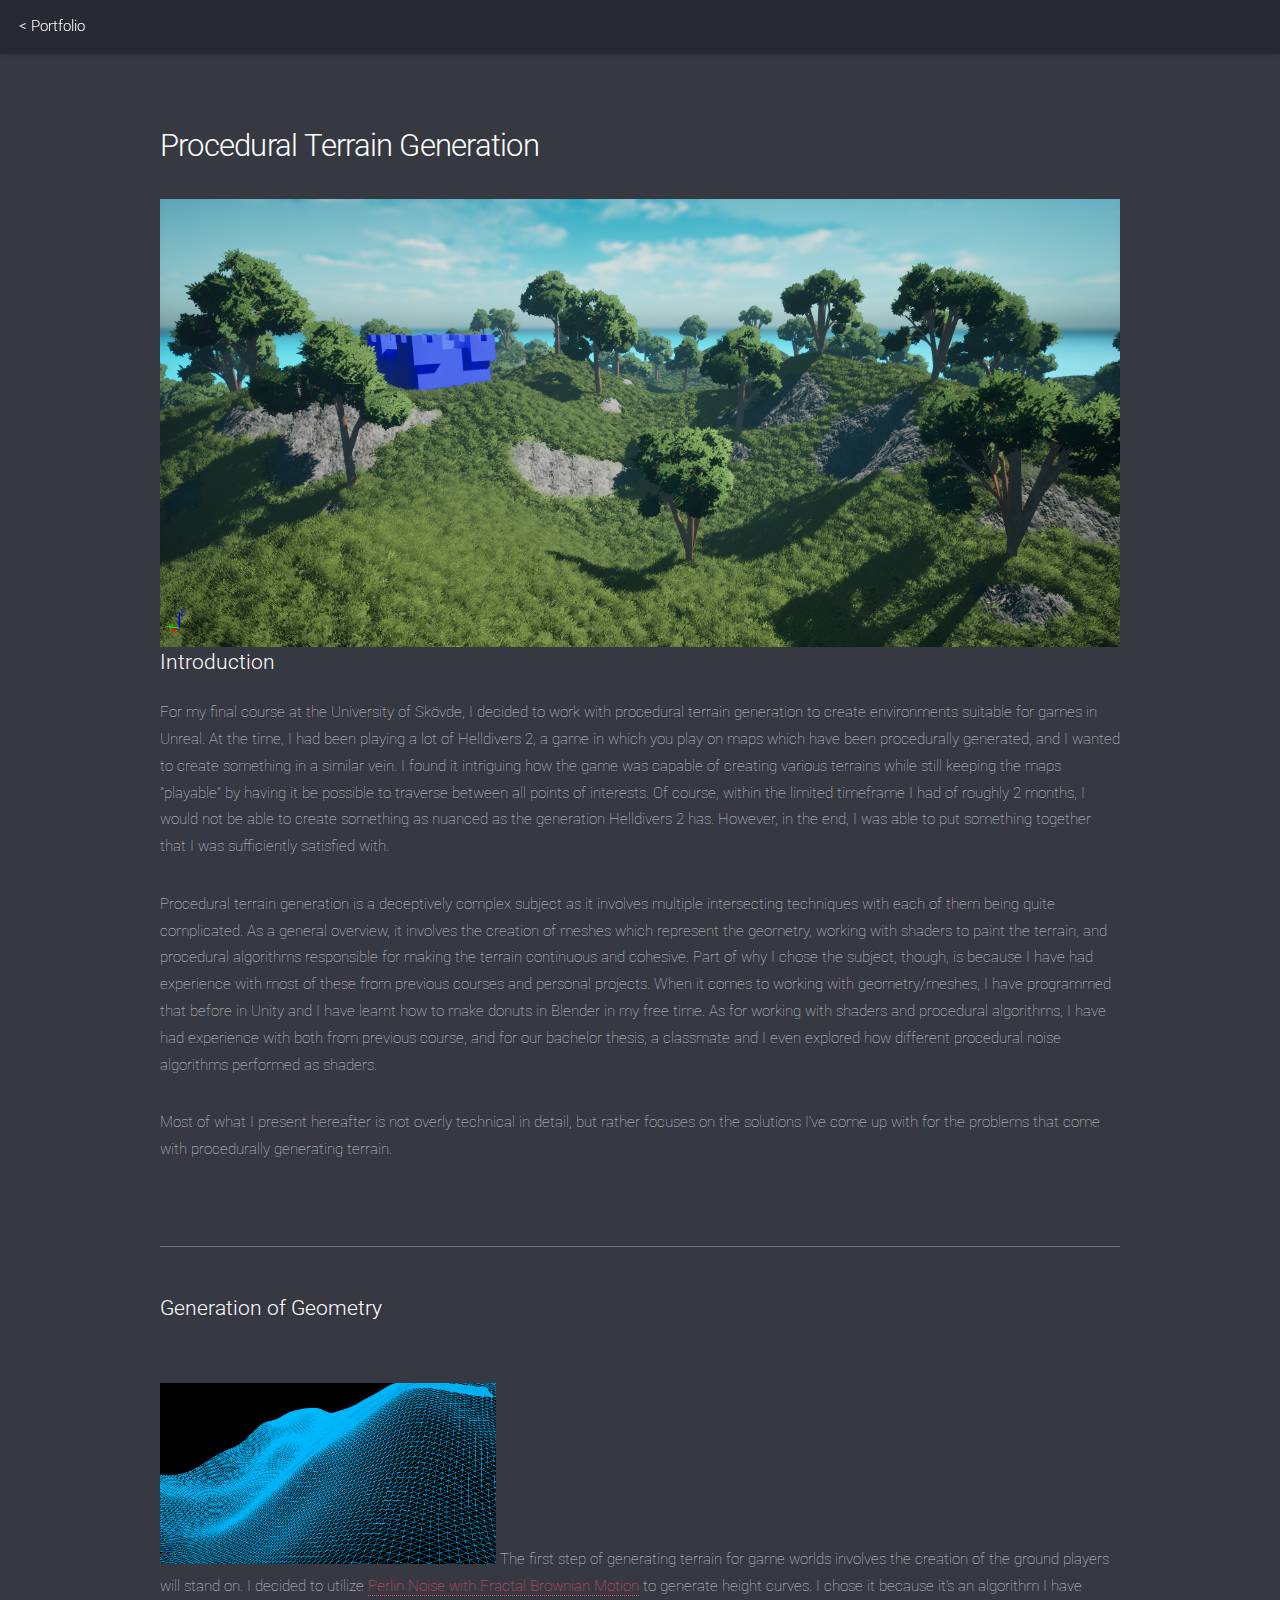
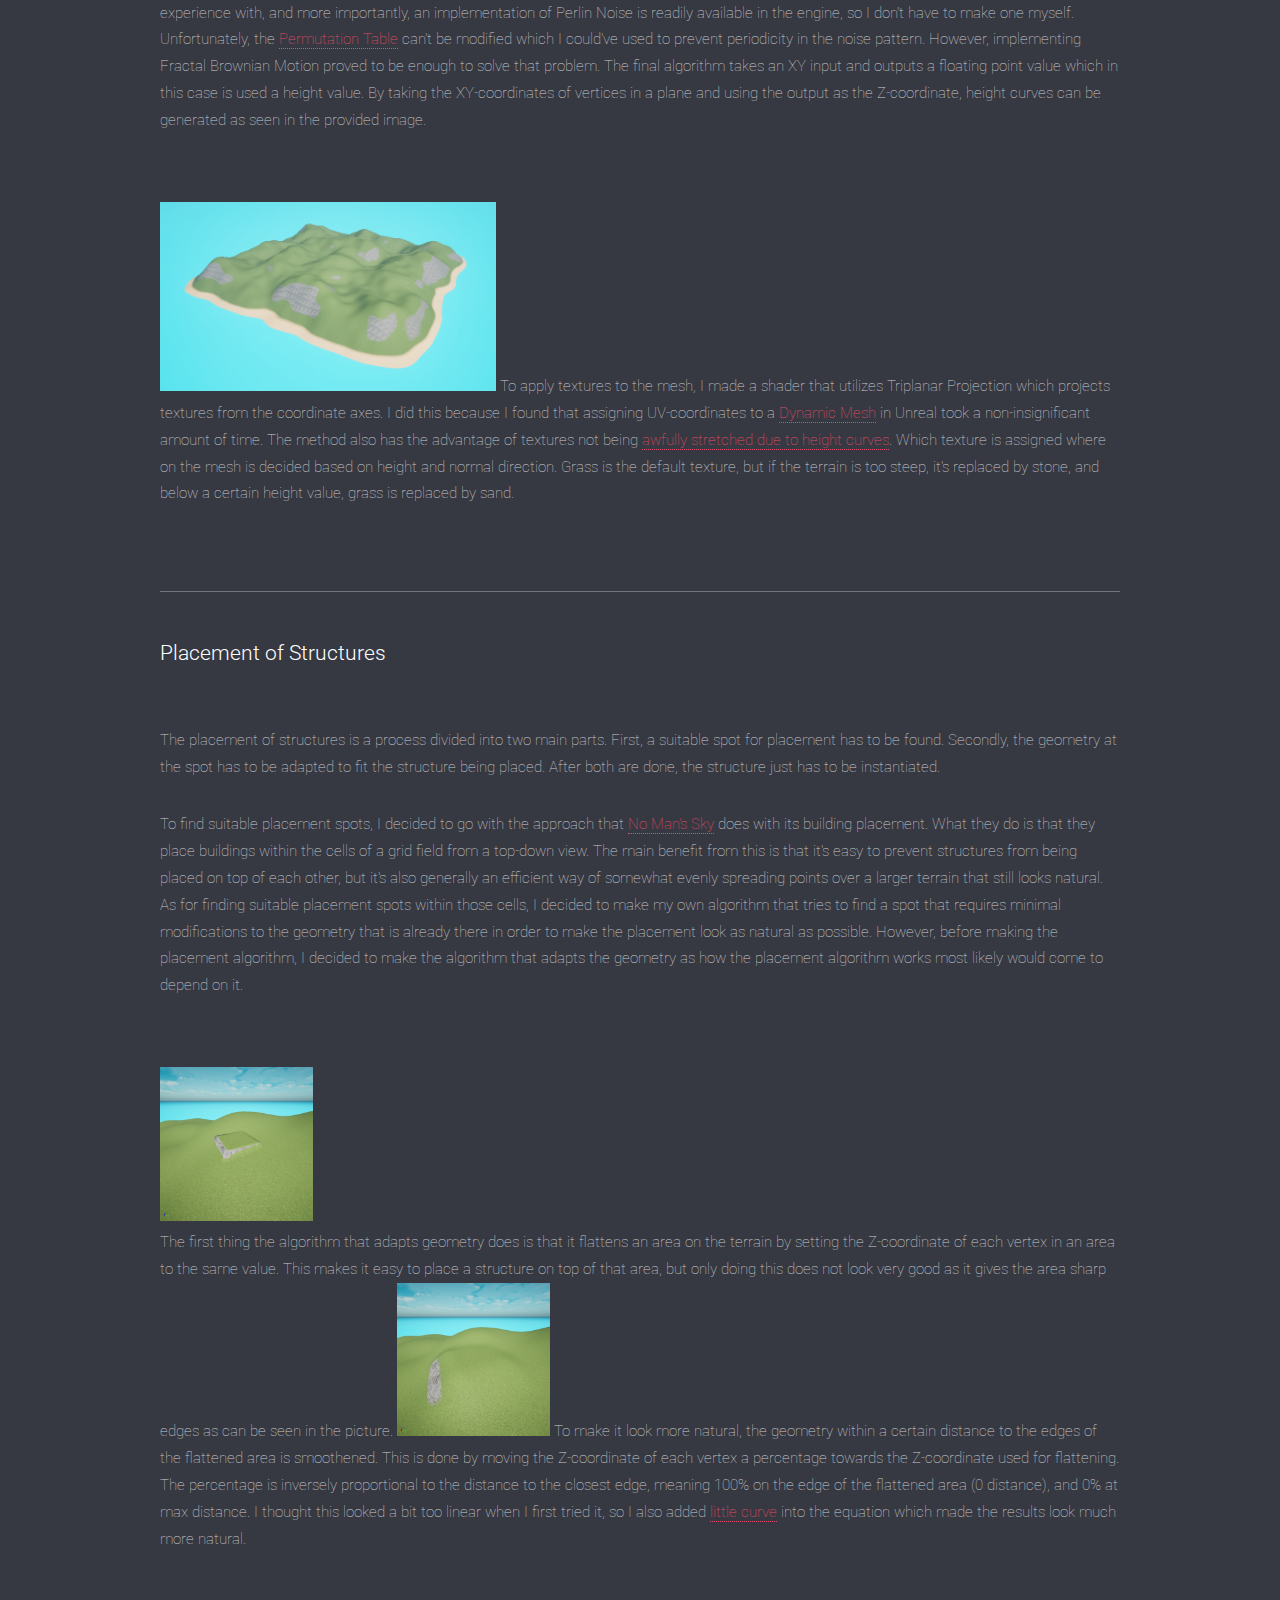
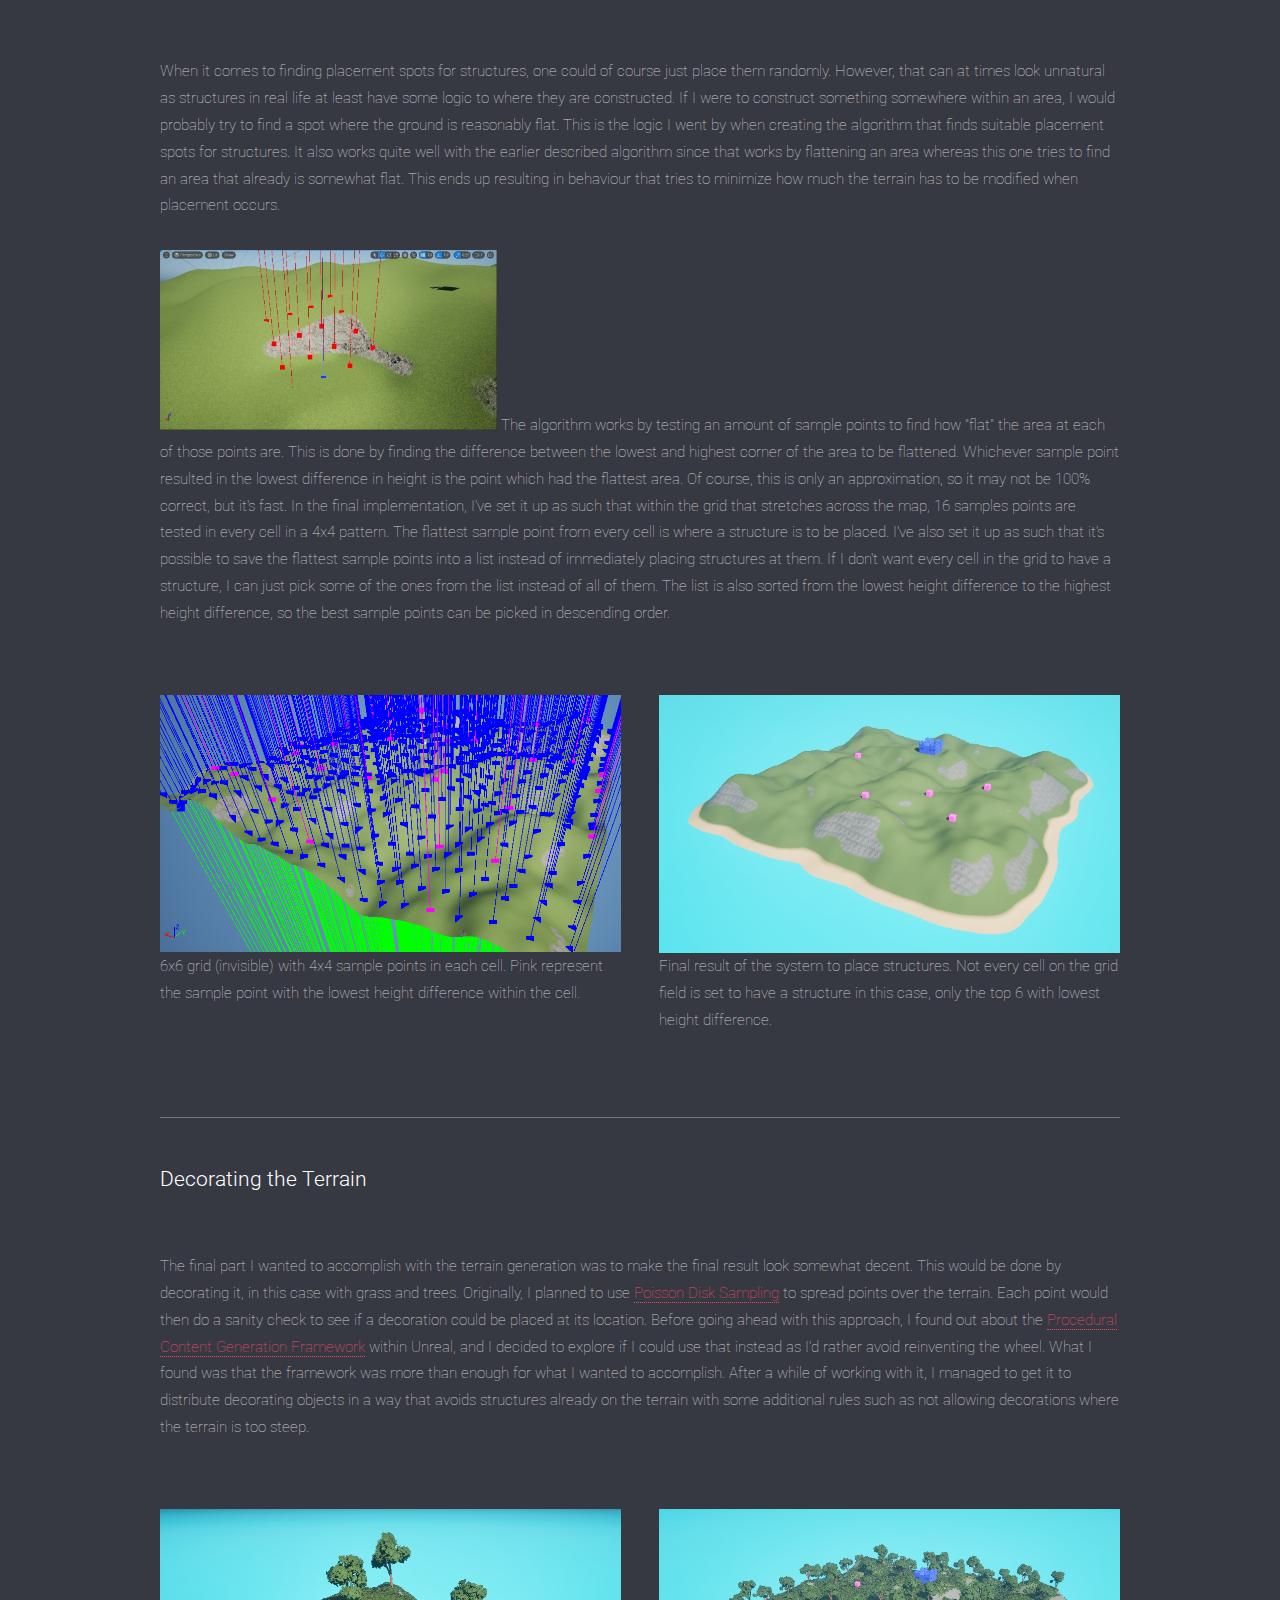
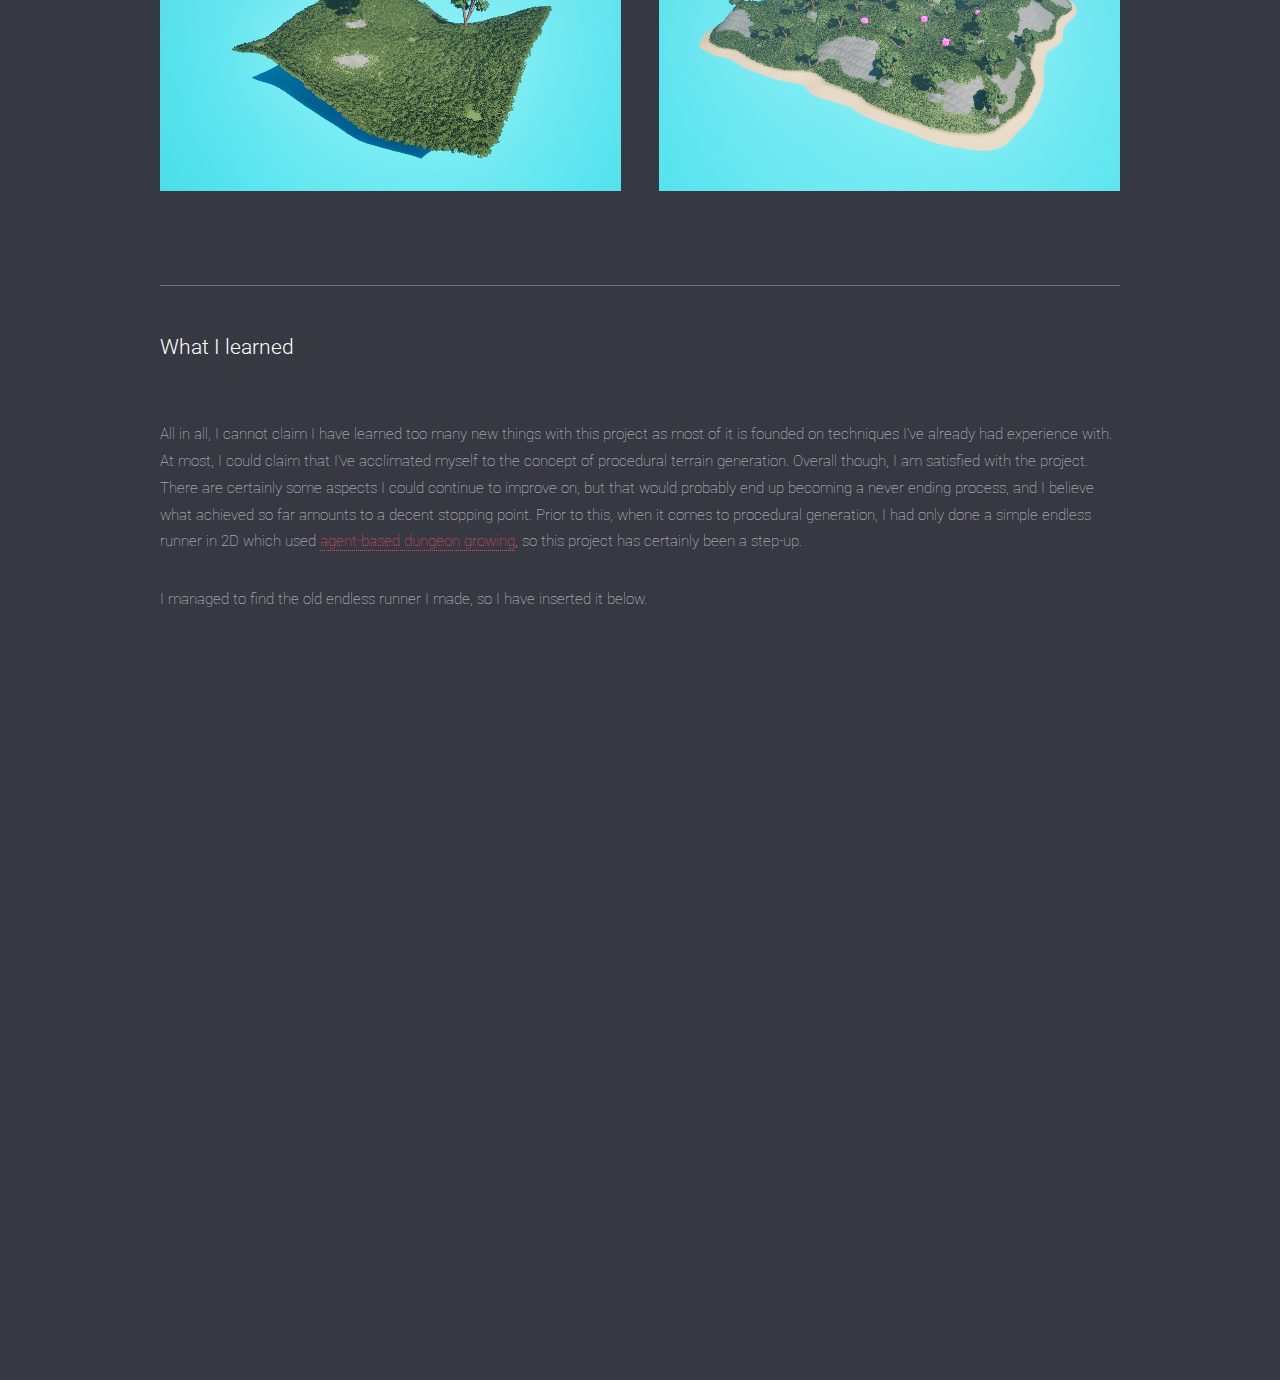
<file: Terrain.html>
<!DOCTYPE HTML>
<html>
	<head>
		<title>Casper Portfolio</title>
		<meta charset="utf-8" />
		<meta name="viewport" content="width=device-width, initial-scale=1, user-scalable=no" />
		<link rel="stylesheet" href="assets/css/main.css" />
		<noscript><link rel="stylesheet" href="assets/css/noscript.css" /></noscript>
	</head>
	<body class="is-preload">
		<div id="page-wrapper">

			<!-- Header -->
			<header id="header">
				<h1 id="logo"><a href="index.html">< Portfolio</a></h1>
				<nav id="nav">
				</nav>
			</header>

			<!-- Main -->
			<div id="main" class="wrapper style1">
				<div class="container">
					<header class="major"><h2>Procedural Terrain Generation</h2></header>

					<!-- Introduction -->
					<div class="row gtr-150">
						<div class="col-12 col-12-medium">
							<b class="image fit"><img src="images/Terrain/BannerTerrain2.png" alt="" /></b>
							<h3>Introduction</h3>
							<p>
								For my final course at the University of Skövde, I decided to work with procedural terrain generation to create environments suitable for games in Unreal.
								At the time, I had been playing a lot of Helldivers 2, a game in which you play on maps which have been procedurally generated, and I wanted to create something in a similar vein. 
								I found it intriguing how the game was capable of creating various terrains while still keeping the maps "playable" by having it be possible to traverse between all points of interests.
								Of course, within the limited timeframe I had of roughly 2 months, I would not be able to create something as nuanced as the generation Helldivers 2 has.
								However, in the end, I was able to put something together that I was sufficiently satisfied with.
							</p>
							<p>
								Procedural terrain generation is a deceptively complex subject as it involves multiple intersecting techniques with each of them being quite complicated.
								As a general overview, it involves the creation of meshes which represent the geometry, working with shaders to paint the terrain, and procedural algorithms responsible for making the terrain continuous and cohesive.
								Part of why I chose the subject, though, is because I have had experience with most of these from previous courses and personal projects.
								When it comes to working with geometry/meshes, I have programmed that before in Unity and I have learnt how to make donuts in Blender in my free time.
								As for working with shaders and procedural algorithms, I have had experience with both from previous course, 
								and for our bachelor thesis, a classmate and I even explored how different procedural noise algorithms performed as shaders.
							</p>
							<p style="margin-bottom: 0">
								Most of what I present hereafter is not overly technical in detail, but rather focuses on the solutions I've come up with for the problems that come with procedurally generating terrain.
							</p>
						</div>
						<div class="col-12 col-12-medium"><hr/></div>
					</div>

					<!-- Generation of the Terrain Map -->
					<div class="row gtr-150">
						<div class="col-12 col-12-medium"><h3>Generation of Geometry</h3></div>
						<div class="col-12 col-12-medium">
							<p>
								<b class="image floatRight" style="width: 35%;"><img src="images/Terrain/TerrainWireframe.png" alt="" /></b>
								The first step of generating terrain for game worlds involves the creation of the ground players will stand on.
								I decided to utilize <a href="https://thebookofshaders.com/13/">Perlin Noise with Fractal Brownian Motion</a> to generate height curves.
								I chose it because it's an algorithm I have experience with, and more importantly, an implementation of Perlin Noise is readily available in the engine, so I don't have to make one myself.
								Unfortunately, the <a href="https://en.wikipedia.org/wiki/Perlin_noise#Gradient_permutation">Permutation Table</a> can't be modified which I could've used to prevent periodicity in the noise pattern.
								However, implementing Fractal Brownian Motion proved to be enough to solve that problem.
								The final algorithm takes an XY input and outputs a floating point value which in this case is used a height value.
								By taking the XY-coordinates of vertices in a plane and using the output as the Z-coordinate, height curves can be generated as seen in the provided image.
							</p>
						</div>
						<div class="col-12 col-12-medium">
							<p style="margin-bottom: 0">
								<b class="image floatLeft" style="width: 35%;"><img src="images/Terrain/TerrainShader.png" alt="" /></b>
								To apply textures to the mesh, I made a shader that utilizes Triplanar Projection which projects textures from the coordinate axes.
								I did this because I found that assigning UV-coordinates to a <a href="https://dev.epicgames.com/documentation/en-us/unreal-engine/geometry-scripting-users-guide-in-unreal-engine">Dynamic Mesh</a> 
								in Unreal took a non-insignificant amount of time. 
								The method also has the advantage of textures not being <a href="https://discussions.unity.com/t/easy-solution-to-stretched-distorted-blurred-textures-on-terrain-cliffs-slopes-vertical/610856">awfully stretched due to height curves</a>.
								Which texture is assigned where on the mesh is decided based on height and normal direction.
								Grass is the default texture, but if the terrain is too steep, it's replaced by stone, and below a certain height value, grass is replaced by sand.
							</p>
						</div>
						<div class="col-12 col-12-medium"><hr/></div>
					</div>

					<!-- Placement of Structures -->
					<div class="row gtr-150">
						<div class="col-12 col-12-medium"><h3>Placement of Structures</h3></div>
						<div class="col-12 col-12-medium">
							<p>
								The placement of structures is a process divided into two main parts.
								First, a suitable spot for placement has to be found.
								Secondly, the geometry at the spot has to be adapted to fit the structure being placed.
								After both are done, the structure just has to be instantiated.
							</p>
							<p>
								To find suitable placement spots, I decided to go with the approach that <a href="https://youtu.be/sCRzxEEcO2Y?t=2932">No Man's Sky</a> does with its building placement.
								What they do is that they place buildings within the cells of a grid field from a top-down view.
								The main benefit from this is that it's easy to prevent structures from being placed on top of each other, 
								but it's also generally an efficient way of somewhat evenly spreading points over a larger terrain that still looks natural.
								As for finding suitable placement spots within those cells, I decided to make my own algorithm that tries to find a spot that 
								requires minimal modifications to the geometry that is already there in order to make the placement look as natural as possible.
								However, before making the placement algorithm, I decided to make the algorithm that adapts the geometry as how the placement algorithm works most likely would come to depend on it.
							</p>
						</div>
						<div class="col-12 col-12-medium">
							<b class="image floatRight" style="width: 10em;"><img src="images/Terrain/FlattenHard.png" alt="" /></b>
							<p>
								The first thing the algorithm that adapts geometry does is that it flattens an area on the terrain by setting the Z-coordinate of each vertex in an area to the same value.
								This makes it easy to place a structure on top of that area, but only doing this does not look very good as it gives the area sharp edges as can be seen in the picture.
								<b class="image floatLeft" style="width: 10em;"><img src="images/Terrain/FlattenSmooth.png" alt="" /></b>
								To make it look more natural, the geometry within a certain distance to the edges of the flattened area is smoothened.
								This is done by moving the Z-coordinate of each vertex a percentage towards the Z-coordinate used for flattening.
								The percentage is inversely proportional to the distance to the closest edge, meaning 100% on the edge of the flattened area (0 distance), and 0% at max distance.
								I thought this looked a bit too linear when I first tried it, so I also added <a href="https://easings.net/#easeInOutSine">little curve</a> 
								into the equation which made the results look much more natural.
							</p>
						</div>
						<div class="col-12 col-12-medium">
							
						</div>
						<div class="col-12 col-12-medium">
							
							<p>
								When it comes to finding placement spots for structures, one could of course just place them randomly.
								However, that can at times look unnatural as structures in real life at least have some logic to where they are constructed.
								If I were to construct something somewhere within an area, I would probably try to find a spot where the ground is reasonably flat.
								This is the logic I went by when creating the algorithm that finds suitable placement spots for structures.
								It also works quite well with the earlier described algorithm since that works by flattening an area whereas this one tries to find an area that already is somewhat flat.
								This ends up resulting in behaviour that tries to minimize how much the terrain has to be modified when placement occurs.
							</p>
							<p>
								<b class="image floatRight" style="width: 22em;"><img src="images/Terrain/PlacementInitial.jpg" alt="" /></b>
								The algorithm works by testing an amount of sample points to find how "flat" the area at each of those points are.
								This is done by finding the difference between the lowest and highest corner of the area to be flattened.
								Whichever sample point resulted in the lowest difference in height is the point which had the flattest area.
								Of course, this is only an approximation, so it may not be 100% correct, but it's fast.
								In the final implementation, I've set it up as such that within the grid that stretches across the map, 16 samples points are tested in every cell in a 4x4 pattern.
								The flattest sample point from every cell is where a structure is to be placed.
								I've also set it up as such that it's possible to save the flattest sample points into a list instead of immediately placing structures at them.
								If I don't want every cell in the grid to have a structure, I can just pick some of the ones from the list instead of all of them.
								The list is also sorted from the lowest height difference to the highest height difference, so the best sample points can be picked in descending order.
							</p>
						</div>
						
						<div class="col-6 col-12-medium">
							<b class="image fit"><img src="images/Terrain/ALotOfPlacements.png" alt="" /></b>
							<p style="margin-bottom: 0">
								6x6 grid (invisible) with 4x4 sample points in each cell. Pink represent the sample point with the lowest height difference within the cell.
							</p>
						</div>
						<div class="col-6 col-12-medium">
							<b class="image fit"><img src="images/Terrain/PlacementPlaced.png" alt="" /></b>
							<p style="margin-bottom: 0">
								Final result of the system to place structures. Not every cell on the grid field is set to have a structure in this case, only the top 6 with lowest height difference.
							</p>
						</div>
						<div class="col-12 col-12-medium"><hr/></div>
					</div>

					<!-- Placement of Structures -->
					<div class="row gtr-150">
						<div class="col-12 col-12-medium"><h3>Decorating the Terrain</h3></div>
						<div class="col-12 col-12-medium">
							<p>
								The final part I wanted to accomplish with the terrain generation was to make the final result look somewhat decent.
								This would be done by decorating it, in this case with grass and trees.
								Originally, I planned to use <a href="https://sighack.com/post/poisson-disk-sampling-bridsons-algorithm">Poisson Disk Sampling</a>
								to spread points over the terrain. 
								Each point would then do a sanity check to see if a decoration could be placed at its location.
								Before going ahead with this approach, I found out about the
								<a href="https://sighack.com/post/poisson-disk-sampling-bridsons-algorithm">Procedural Content Generation Framework</a>
								within Unreal, and I decided to explore if I could use that instead as I'd rather avoid reinventing the wheel.
								What I found was that the framework was more than enough for what I wanted to accomplish.
								After a while of working with it, I managed to get it to distribute decorating objects in a way that avoids structures already on the terrain
								with some additional rules such as not allowing decorations where the terrain is too steep.
							</p>
						</div>
						<div class="col-6 col-12-medium"><b class="image fit" style="margin-bottom: 10px"><img src="images/Terrain/ChunkDecorated.png" alt="" /></b></div>
						<div class="col-6 col-12-medium"><b class="image fit" style="margin-bottom: 10px"><img src="images/Terrain/TerrainDecorated.png" alt="" /></b></div>
						<div class="col-12 col-12-medium"><hr/></div>
					</div>

					<!-- Learn -->
					<div class="row gtr-150">
						<div class="col-12 col-12-medium"><h3>What I learned</h3></div>
						<div class="col-12 col-12-medium">
							<p>
								All in all, I cannot claim I have learned too many new things with this project as most of it is founded on techniques I've already had experience with.
								At most, I could claim that I've acclimated myself to the concept of procedural terrain generation.
								Overall though, I am satisfied with the project.
								There are certainly some aspects I could continue to improve on, but that would probably end up becoming a never ending process,
								and I believe what achieved so far amounts to a decent stopping point.
								Prior to this, when it comes to procedural generation, I had only done a simple endless runner in 2D which used
								<a href="https://sighack.com/post/poisson-disk-sampling-bridsons-algorithm">agent-based dungeon growing</a>, so this project has certainly been a step-up.
							</p>

							<p style="margin-bottom: 0">
								I managed to find the old endless runner I made, so I have inserted it below.
							</p>
							<iframe src="https://html-classic.itch.zone/html/14114935/index.html" width="100%" height="720px"></iframe>
						</div>
					</div>
				</div>
			</div>
		</div>

		<!-- Scripts -->
			<script src="assets/js/jquery.min.js"></script>
			<script src="assets/js/jquery.scrolly.min.js"></script>
			<script src="assets/js/jquery.dropotron.min.js"></script>
			<script src="assets/js/jquery.scrollex.min.js"></script>
			<script src="assets/js/browser.min.js"></script>
			<script src="assets/js/breakpoints.min.js"></script>
			<script src="assets/js/util.js"></script>
			<script src="assets/js/main.js"></script>

	</body>
</html>

<!--							<p style="margin: 0 0 1em 0">-->
<!--								This project ended up being divided into three major parts:-->
<!--							</p>-->
<!--							<ul style="margin: 0 0 1em 1em">-->
<!--								<li>Generation of the Terrain Map (ground).<br>-->
<!--									</li>-->
<!--								<li>Placement of larger structures on the Terrain Map.</li>-->
<!--								<li>Decorating the Terrain (Trees and Grass)</li>-->
<!--							</ul>-->
<!--							<p>-->
<!--								<a href="https://antoniosliapis.com/articles/pcgbook_dungeons.php#section3">Agent-Based Dungeon Growing</a>.-->
<!--							</p>-->
<!--
</file>
<file: assets/css/noscript.css>
/*
	Landed by HTML5 UP
	html5up.net | @ajlkn
	Free for personal and commercial use under the CCA 3.0 license (html5up.net/license)
*/

/* Loader */

	body.landing.is-preload:before {
		display: none;
	}

	body.landing.is-preload:after {
		display: none;
	}
</file>
<file: assets/css/main.css>
@import url("fontawesome-all.min.css");
@import url("https://fonts.googleapis.com/css?family=Roboto:100,300,100italic,300italic");

/*
	Landed by HTML5 UP
	html5up.net | @ajlkn
	Free for personal and commercial use under the CCA 3.0 license (html5up.net/license)
*/

html, body, div, span, applet, object,
iframe, h1, h2, h3, h4, h5, h6, p, blockquote,
pre, a, abbr, acronym, address, big, cite,
code, del, dfn, em, img, ins, kbd, q, s, samp,
small, strike, strong, sub, sup, tt, var, b,
u, i, center, dl, dt, dd, ol, ul, li, fieldset,
form, label, legend, table, caption, tbody,
tfoot, thead, tr, th, td, article, aside,
canvas, details, embed, figure, figcaption,
footer, header, hgroup, menu, nav, output, ruby,
section, summary, time, mark, audio, video {
	margin: 0;
	padding: 0;
	border: 0;
	font-size: 100%;
	font: inherit;
	vertical-align: baseline;}

article, aside, details, figcaption, figure,
footer, header, hgroup, menu, nav, section {
	display: block;}

body {
	line-height: 1;
}

ol, ul {
	list-style: none;
}

blockquote, q {
	quotes: none;
}

	blockquote:before, blockquote:after, q:before, q:after {
		content: '';
		content: none;
	}

table {
	border-collapse: collapse;
	border-spacing: 0;
}

body {
	-webkit-text-size-adjust: none;
}

mark {
	background-color: transparent;
	color: inherit;
}

input::-moz-focus-inner {
	border: 0;
	padding: 0;
}

input, select, textarea {
	-moz-appearance: none;
	-webkit-appearance: none;
	-ms-appearance: none;
	appearance: none;
}

/* Basic */

	html {
		box-sizing: border-box;
	}

	*, *:before, *:after {
		box-sizing: inherit;
	}

	html, body {
		background: #373942;
	}

	body.is-preload *, body.is-preload *:before, body.is-preload *:after {
		-moz-animation: none !important;
		-webkit-animation: none !important;
		-ms-animation: none !important;
		animation: none !important;
		-moz-transition: none !important;
		-webkit-transition: none !important;
		-ms-transition: none !important;
		transition: none !important;
	}

	body, input, select, textarea {
		color: rgba(255, 255, 255, 0.75);
		font-family: "Roboto", Helvetica, sans-serif;
		font-size: 15pt;
		font-weight: 100;
		line-height: 1.75em;
	}

	a {
		-moz-transition: border-color 0.2s ease-in-out, color 0.2s ease-in-out;
		-webkit-transition: border-color 0.2s ease-in-out, color 0.2s ease-in-out;
		-ms-transition: border-color 0.2s ease-in-out, color 0.2s ease-in-out;
		transition: border-color 0.2s ease-in-out, color 0.2s ease-in-out;
		border-bottom: dotted 1px;
		color: #e44c65;
		text-decoration: none;
	}

		a:hover {
			color: #e44c65 !important;
			border-bottom-color: transparent;
		}

	strong, b {
		color: #ffffff;
		font-weight: 300;
	}

	em, i {
		font-style: italic;
	}

	p {
		margin: 0 0 2em 0;
	}

	h1, h2, h3, h4, h5, h6 {
		color: #ffffff;
		font-weight: 300;
		line-height: 1em;
		margin: 0 0 1em 0;
	}

		h1 a, h2 a, h3 a, h4 a, h5 a, h6 a {
			color: inherit;
			border: 0;
		}

	h2 {
		font-size: 2em;
		line-height: 1.5em;
		letter-spacing: -0.025em;
	}

	h3 {
		font-size: 1.35em;
		line-height: 1.5em;
	}

	h4 {
		font-size: 1.1em;
		line-height: 1.5em;
	}

	h5 {
		font-size: 0.9em;
		line-height: 1.5em;
	}

	h6 {
		font-size: 0.7em;
		line-height: 1.5em;
	}

	sub {
		font-size: 0.8em;
		position: relative;
		top: 0.5em;
	}

	sup {
		font-size: 0.8em;
		position: relative;
		top: -0.5em;
	}

	hr {
		border: 0;
		border-bottom: solid 1px rgba(255, 255, 255, 0.3);
		margin: 3em 0;
	}

		hr.major {
			margin: 4em 0;
		}

	blockquote {
		border-left: solid 4px rgba(255, 255, 255, 0.3);
		font-style: italic;
		margin: 0 0 2em 0;
		padding: 0.5em 0 0.5em 2em;
	}

	code {
		background: rgba(255, 255, 255, 0.075);
		border-radius: 4px;
		font-family: "Courier New", monospace;
		font-size: 0.9em;
		margin: 0 0.25em;
		padding: 0.25em 0.65em;
	}

	pre {
		-webkit-overflow-scrolling: touch;
		font-family: "Courier New", monospace;
		font-size: 0.9em;
		margin: 0 0 2em 0;
	}

		pre code {
			display: block;
			line-height: 1.75em;
			padding: 1em 1.5em;
			overflow-x: auto;
		}

	.align-left {
		text-align: left;
	}

	.align-center {
		text-align: center;
	}

	.align-right {
		text-align: right;
	}

/* Loader */

	@-moz-keyframes spinner-show {
		0% {
			opacity: 0;
		}

		100% {
			opacity: 1;
		}
	}

	@-webkit-keyframes spinner-show {
		0% {
			opacity: 0;
		}

		100% {
			opacity: 1;
		}
	}

	@-ms-keyframes spinner-show {
		0% {
			opacity: 0;
		}

		100% {
			opacity: 1;
		}
	}

	@keyframes spinner-show {
		0% {
			opacity: 0;
		}

		100% {
			opacity: 1;
		}
	}

	@-moz-keyframes spinner-hide {
		0% {
			color: rgba(255, 255, 255, 0.15);
			z-index: 100001;
			-moz-transform: scale(1) rotate(0deg);
			-webkit-transform: scale(1) rotate(0deg);
			-ms-transform: scale(1) rotate(0deg);
			transform: scale(1) rotate(0deg);
		}

		99% {
			color: #1c1d26;
			z-index: 100001;
			-moz-transform: scale(0.5) rotate(360deg);
			-webkit-transform: scale(0.5) rotate(360deg);
			-ms-transform: scale(0.5) rotate(360deg);
			transform: scale(0.5) rotate(360deg);
		}

		100% {
			color: #1c1d26;
			z-index: -1;
			-moz-transform: scale(0.5) rotate(360deg);
			-webkit-transform: scale(0.5) rotate(360deg);
			-ms-transform: scale(0.5) rotate(360deg);
			transform: scale(0.5) rotate(360deg);
		}
	}

	@-webkit-keyframes spinner-hide {
		0% {
			color: rgba(255, 255, 255, 0.15);
			z-index: 100001;
			-moz-transform: scale(1) rotate(0deg);
			-webkit-transform: scale(1) rotate(0deg);
			-ms-transform: scale(1) rotate(0deg);
			transform: scale(1) rotate(0deg);
		}

		99% {
			color: #1c1d26;
			z-index: 100001;
			-moz-transform: scale(0.5) rotate(360deg);
			-webkit-transform: scale(0.5) rotate(360deg);
			-ms-transform: scale(0.5) rotate(360deg);
			transform: scale(0.5) rotate(360deg);
		}

		100% {
			color: #1c1d26;
			z-index: -1;
			-moz-transform: scale(0.5) rotate(360deg);
			-webkit-transform: scale(0.5) rotate(360deg);
			-ms-transform: scale(0.5) rotate(360deg);
			transform: scale(0.5) rotate(360deg);
		}
	}

	@-ms-keyframes spinner-hide {
		0% {
			color: rgba(255, 255, 255, 0.15);
			z-index: 100001;
			-moz-transform: scale(1) rotate(0deg);
			-webkit-transform: scale(1) rotate(0deg);
			-ms-transform: scale(1) rotate(0deg);
			transform: scale(1) rotate(0deg);
		}

		99% {
			color: #1c1d26;
			z-index: 100001;
			-moz-transform: scale(0.5) rotate(360deg);
			-webkit-transform: scale(0.5) rotate(360deg);
			-ms-transform: scale(0.5) rotate(360deg);
			transform: scale(0.5) rotate(360deg);
		}

		100% {
			color: #1c1d26;
			z-index: -1;
			-moz-transform: scale(0.5) rotate(360deg);
			-webkit-transform: scale(0.5) rotate(360deg);
			-ms-transform: scale(0.5) rotate(360deg);
			transform: scale(0.5) rotate(360deg);
		}
	}

	@keyframes spinner-hide {
		0% {
			color: rgba(255, 255, 255, 0.15);
			z-index: 100001;
			-moz-transform: scale(1) rotate(0deg);
			-webkit-transform: scale(1) rotate(0deg);
			-ms-transform: scale(1) rotate(0deg);
			transform: scale(1) rotate(0deg);
		}

		99% {
			color: #1c1d26;
			z-index: 100001;
			-moz-transform: scale(0.5) rotate(360deg);
			-webkit-transform: scale(0.5) rotate(360deg);
			-ms-transform: scale(0.5) rotate(360deg);
			transform: scale(0.5) rotate(360deg);
		}

		100% {
			color: #1c1d26;
			z-index: -1;
			-moz-transform: scale(0.5) rotate(360deg);
			-webkit-transform: scale(0.5) rotate(360deg);
			-ms-transform: scale(0.5) rotate(360deg);
			transform: scale(0.5) rotate(360deg);
		}
	}

	@-moz-keyframes spinner-rotate {
		0% {
			-moz-transform: scale(1) rotate(0deg);
			-webkit-transform: scale(1) rotate(0deg);
			-ms-transform: scale(1) rotate(0deg);
			transform: scale(1) rotate(0deg);
		}

		100% {
			-moz-transform: scale(1) rotate(360deg);
			-webkit-transform: scale(1) rotate(360deg);
			-ms-transform: scale(1) rotate(360deg);
			transform: scale(1) rotate(360deg);
		}
	}

	@-webkit-keyframes spinner-rotate {
		0% {
			-moz-transform: scale(1) rotate(0deg);
			-webkit-transform: scale(1) rotate(0deg);
			-ms-transform: scale(1) rotate(0deg);
			transform: scale(1) rotate(0deg);
		}

		100% {
			-moz-transform: scale(1) rotate(360deg);
			-webkit-transform: scale(1) rotate(360deg);
			-ms-transform: scale(1) rotate(360deg);
			transform: scale(1) rotate(360deg);
		}
	}

	@-ms-keyframes spinner-rotate {
		0% {
			-moz-transform: scale(1) rotate(0deg);
			-webkit-transform: scale(1) rotate(0deg);
			-ms-transform: scale(1) rotate(0deg);
			transform: scale(1) rotate(0deg);
		}

		100% {
			-moz-transform: scale(1) rotate(360deg);
			-webkit-transform: scale(1) rotate(360deg);
			-ms-transform: scale(1) rotate(360deg);
			transform: scale(1) rotate(360deg);
		}
	}

	@keyframes spinner-rotate {
		0% {
			-moz-transform: scale(1) rotate(0deg);
			-webkit-transform: scale(1) rotate(0deg);
			-ms-transform: scale(1) rotate(0deg);
			transform: scale(1) rotate(0deg);
		}

		100% {
			-moz-transform: scale(1) rotate(360deg);
			-webkit-transform: scale(1) rotate(360deg);
			-ms-transform: scale(1) rotate(360deg);
			transform: scale(1) rotate(360deg);
		}
	}

	@-moz-keyframes overlay-hide {
		0% {
			opacity: 1;
			z-index: 100000;
		}

		15% {
			opacity: 1;
			z-index: 100000;
		}

		99% {
			opacity: 0;
			z-index: 100000;
		}

		100% {
			opacity: 0;
			z-index: -1;
		}
	}

	@-webkit-keyframes overlay-hide {
		0% {
			opacity: 1;
			z-index: 100000;
		}

		15% {
			opacity: 1;
			z-index: 100000;
		}

		99% {
			opacity: 0;
			z-index: 100000;
		}

		100% {
			opacity: 0;
			z-index: -1;
		}
	}

	@-ms-keyframes overlay-hide {
		0% {
			opacity: 1;
			z-index: 100000;
		}

		15% {
			opacity: 1;
			z-index: 100000;
		}

		99% {
			opacity: 0;
			z-index: 100000;
		}

		100% {
			opacity: 0;
			z-index: -1;
		}
	}

	@keyframes overlay-hide {
		0% {
			opacity: 1;
			z-index: 100000;
		}

		15% {
			opacity: 1;
			z-index: 100000;
		}

		99% {
			opacity: 0;
			z-index: 100000;
		}

		100% {
			opacity: 0;
			z-index: -1;
		}
	}

	body.landing {
		text-decoration: none;
	}

		body.landing:before {
			-moz-osx-font-smoothing: grayscale;
			-webkit-font-smoothing: antialiased;
			display: inline-block;
			font-style: normal;
			font-variant: normal;
			text-rendering: auto;
			line-height: 1;
			text-transform: none !important;
			font-family: 'Font Awesome 5 Free';
			font-weight: 900;
		}

		body.landing:before {
			-moz-animation: spinner-show 1.5s 1 0.25s ease forwards, spinner-hide 0.25s ease-in-out forwards !important;
			-webkit-animation: spinner-show 1.5s 1 0.25s ease forwards, spinner-hide 0.25s ease-in-out forwards !important;
			-ms-animation: spinner-show 1.5s 1 0.25s ease forwards, spinner-hide 0.25s ease-in-out forwards !important;
			animation: spinner-show 1.5s 1 0.25s ease forwards, spinner-hide 0.25s ease-in-out forwards !important;
			-moz-transform-origin: 50% 50%;
			-webkit-transform-origin: 50% 50%;
			-ms-transform-origin: 50% 50%;
			transform-origin: 50% 50%;
			color: rgba(255, 255, 255, 0.15);
			content: '\f1ce';
			cursor: default;
			display: block;
			font-size: 2em;
			height: 2em;
			left: 50%;
			line-height: 2em;
			margin: -1em 0 0 -1em;
			opacity: 0;
			position: fixed;
			text-align: center;
			top: 50%;
			width: 2em;
			z-index: -1;
		}

		body.landing:after {
			-moz-animation: overlay-hide 1.5s ease-in forwards !important;
			-webkit-animation: overlay-hide 1.5s ease-in forwards !important;
			-ms-animation: overlay-hide 1.5s ease-in forwards !important;
			animation: overlay-hide 1.5s ease-in forwards !important;
			background: #1c1d26;
			content: '';
			display: block;
			height: 100%;
			left: 0;
			opacity: 0;
			position: fixed;
			top: 0;
			width: 100%;
			z-index: -1;
		}

		body.landing.is-preload:before {
			-moz-animation: spinner-show 1.5s 1 0.25s ease forwards, spinner-rotate 0.75s infinite linear !important;
			-webkit-animation: spinner-show 1.5s 1 0.25s ease forwards, spinner-rotate 0.75s infinite linear !important;
			-ms-animation: spinner-show 1.5s 1 0.25s ease forwards, spinner-rotate 0.75s infinite linear !important;
			animation: spinner-show 1.5s 1 0.25s ease forwards, spinner-rotate 0.75s infinite linear !important;
			z-index: 100001;
		}

		body.landing.is-preload:after {
			-moz-animation: none !important;
			-webkit-animation: none !important;
			-ms-animation: none !important;
			animation: none !important;
			opacity: 1;
			z-index: 100000;
		}

	@media (-webkit-min-device-pixel-ratio: 2) {

		body.landing:before {
			line-height: 2.025em;
		}

	}

/* Container */

.container {
	margin: 0 auto;
	max-width: calc(100% - 50px);
	width: 1200px;
}

	.container.medium {
		width: 900px;
	}
	
	@media screen and (max-width: 1680px) {
	
		.container {
			width: 1200px;
		}
	
		.container.medium {
			width: 900px;
		}
	
	}
	
	@media screen and (max-width: 1280px) {
	
		.container {
			width: 960px;
		}
	
		.container.medium {
			width: 720px;
		}
	
	}
	
	@media screen and (max-width: 980px) {
	
		.container {
			width: 100%;
		}
	
		.container.medium {
			width: 75%;
		}
	
	}
	
	@media screen and (max-width: 736px) {
	
		.container {
			width: 100%;
			max-width: calc(100% - 30px);
		}
	
		.container.medium {
			width: 100%;
		}
	
	}

/* Row */

.row {
	display: flex;
	flex-wrap: wrap;
	box-sizing: border-box;
	align-items: stretch;
}

.row > * {
	box-sizing: border-box;
}

.row.gtr-uniform > * > :last-child {
	margin-bottom: 0;
}

.row.aln-left {
	justify-content: flex-start;
}

.row.aln-center {
	justify-content: center;
}

.row.aln-right {
	justify-content: flex-end;
}

.row.aln-top {
	align-items: flex-start;
}

.row.aln-middle {
	align-items: center;
}

.row.aln-bottom {
	align-items: flex-end;
}

.row > .imp {
	order: -1;
}

.row > .col-1 {
	width: 8.33333%;
}

.row > .off-1 {
	margin-left: 8.33333%;
}

.row > .col-2 {
	width: 16.66667%;
}

.row > .off-2 {
	margin-left: 16.66667%;
}

.row > .col-3 {
	width: 25%;
}

.row > .off-3 {
	margin-left: 25%;
}

.row > .col-4 {
	width: 33.33333%;
}

.row > .off-4 {
	margin-left: 33.33333%;
}

.row > .col-5 {
	width: 41.66667%;
}

.row > .off-5 {
	margin-left: 41.66667%;
}

.row > .col-6 {
	width: 50%;
}

.row > .off-6 {
	margin-left: 50%;
}

.row > .col-7 {
	width: 58.33333%;
}

.row > .off-7 {
	margin-left: 58.33333%;
}

.row > .col-8 {
	width: 66.66667%;
}

.row > .off-8 {
	margin-left: 66.66667%;
}

.row > .col-9 {
	width: 75%;
}

.row > .off-9 {
	margin-left: 75%;
}

.row > .col-10 {
	width: 83.33333%;
}

.row > .off-10 {
	margin-left: 83.33333%;
}

.row > .col-11 {
	width: 91.66667%;
}

.row > .off-11 {
	margin-left: 91.66667%;
}

.row > .col-12 {
	width: 100%;
}

.row > .off-12 {
	margin-left: 100%;
}

.row.gtr-0 {
	margin-top: 0px;
	margin-left: 0px;
}

.row.gtr-0 > * {
	padding: 0px 0 0 0px;
}

.row.gtr-0.gtr-uniform {
	margin-top: 0px;
}

.row.gtr-0.gtr-uniform > * {
	padding-top: 0px;
}

.row.gtr-25 {
	margin-top: -6.25px;
	margin-left: -6.25px;
}

.row.gtr-25 > * {
	padding: 6.25px 0 0 6.25px;
}

.row.gtr-25.gtr-uniform {
	margin-top: -6.25px;
}

.row.gtr-25.gtr-uniform > * {
	padding-top: 6.25px;
}

.row.gtr-50 {
	margin-top: -12.5px;
	margin-left: -12.5px;
}

.row.gtr-50 > * {
	padding: 12.5px 0 0 12.5px;
}

.row.gtr-50.gtr-uniform {
	margin-top: -12.5px;
}

.row.gtr-50.gtr-uniform > * {
	padding-top: 12.5px;
}

.row {
	margin-top: -25px;
	margin-left: -25px;
}

.row > * {
	padding: 25px 0 0 25px;
}

.row.gtr-uniform {
	margin-top: -25px;
}

.row.gtr-uniform > * {
	padding-top: 25px;
}

.row.gtr-150 {
	margin-top: -37.5px;
	margin-left: -37.5px;
}

.row.gtr-150 > * {
	padding: 37.5px 0 0 37.5px;
}

.row.gtr-150.gtr-uniform {
	margin-top: -37.5px;
}

.row.gtr-150.gtr-uniform > * {
	padding-top: 37.5px;
}

.row.gtr-200 {
	margin-top: -50px;
	margin-left: -50px;
}

.row.gtr-200 > * {
	padding: 50px 0 0 50px;
}

.row.gtr-200.gtr-uniform {
	margin-top: -50px;
}

.row.gtr-200.gtr-uniform > * {
	padding-top: 50px;
}

@media screen and (max-width: 1680px) {

	.row {
		display: flex;
		flex-wrap: wrap;
		box-sizing: border-box;
		align-items: stretch;
	}

	.row > * {
		box-sizing: border-box;
	}

	.row.gtr-uniform > * > :last-child {
		margin-bottom: 0;
	}

	.row.aln-left {
		justify-content: flex-start;
	}

	.row.aln-center {
		justify-content: center;
	}

	.row.aln-right {
		justify-content: flex-end;
	}

	.row.aln-top {
		align-items: flex-start;
	}

	.row.aln-middle {
		align-items: center;
	}

	.row.aln-bottom {
		align-items: flex-end;
	}

	.row > .imp-xlarge {
		order: -1;
	}

	.row > .col-1-xlarge {
		width: 8.33333%;
	}

	.row > .off-1-xlarge {
		margin-left: 8.33333%;
	}

	.row > .col-2-xlarge {
		width: 16.66667%;
	}

	.row > .off-2-xlarge {
		margin-left: 16.66667%;
	}

	.row > .col-3-xlarge {
		width: 25%;
	}

	.row > .off-3-xlarge {
		margin-left: 25%;
	}

	.row > .col-4-xlarge {
		width: 33.33333%;
	}

	.row > .off-4-xlarge {
		margin-left: 33.33333%;
	}

	.row > .col-5-xlarge {
		width: 41.66667%;
	}

	.row > .off-5-xlarge {
		margin-left: 41.66667%;
	}

	.row > .col-6-xlarge {
		width: 50%;
	}

	.row > .off-6-xlarge {
		margin-left: 50%;
	}

	.row > .col-7-xlarge {
		width: 58.33333%;
	}

	.row > .off-7-xlarge {
		margin-left: 58.33333%;
	}

	.row > .col-8-xlarge {
		width: 66.66667%;
	}

	.row > .off-8-xlarge {
		margin-left: 66.66667%;
	}

	.row > .col-9-xlarge {
		width: 75%;
	}

	.row > .off-9-xlarge {
		margin-left: 75%;
	}

	.row > .col-10-xlarge {
		width: 83.33333%;
	}

	.row > .off-10-xlarge {
		margin-left: 83.33333%;
	}

	.row > .col-11-xlarge {
		width: 91.66667%;
	}

	.row > .off-11-xlarge {
		margin-left: 91.66667%;
	}

	.row > .col-12-xlarge {
		width: 100%;
	}

	.row > .off-12-xlarge {
		margin-left: 100%;
	}

	.row.gtr-0 {
		margin-top: 0px;
		margin-left: 0px;
	}

	.row.gtr-0 > * {
		padding: 0px 0 0 0px;
	}

	.row.gtr-0.gtr-uniform {
		margin-top: 0px;
	}

	.row.gtr-0.gtr-uniform > * {
		padding-top: 0px;
	}

	.row.gtr-25 {
		margin-top: -6.25px;
		margin-left: -6.25px;
	}

	.row.gtr-25 > * {
		padding: 6.25px 0 0 6.25px;
	}

	.row.gtr-25.gtr-uniform {
		margin-top: -6.25px;
	}

	.row.gtr-25.gtr-uniform > * {
		padding-top: 6.25px;
	}

	.row.gtr-50 {
		margin-top: -12.5px;
		margin-left: -12.5px;
	}

	.row.gtr-50 > * {
		padding: 12.5px 0 0 12.5px;
	}

	.row.gtr-50.gtr-uniform {
		margin-top: -12.5px;
	}

	.row.gtr-50.gtr-uniform > * {
		padding-top: 12.5px;
	}

	.row {
		margin-top: -25px;
		margin-left: -25px;
	}

	.row > * {
		padding: 25px 0 0 25px;
	}

	.row.gtr-uniform {
		margin-top: -25px;
	}

	.row.gtr-uniform > * {
		padding-top: 25px;
	}

	.row.gtr-150 {
		margin-top: -37.5px;
		margin-left: -37.5px;
	}

	.row.gtr-150 > * {
		padding: 37.5px 0 0 37.5px;
	}

	.row.gtr-150.gtr-uniform {
		margin-top: -37.5px;
	}

	.row.gtr-150.gtr-uniform > * {
		padding-top: 37.5px;
	}

	.row.gtr-200 {
		margin-top: -50px;
		margin-left: -50px;
	}

	.row.gtr-200 > * {
		padding: 50px 0 0 50px;
	}

	.row.gtr-200.gtr-uniform {
		margin-top: -50px;
	}

	.row.gtr-200.gtr-uniform > * {
		padding-top: 50px;
	}

}

@media screen and (max-width: 1280px) {

	.row {
		display: flex;
		flex-wrap: wrap;
		box-sizing: border-box;
		align-items: stretch;
	}

	.row > * {
		box-sizing: border-box;
	}

	.row.gtr-uniform > * > :last-child {
		margin-bottom: 0;
	}

	.row.aln-left {
		justify-content: flex-start;
	}

	.row.aln-center {
		justify-content: center;
	}

	.row.aln-right {
		justify-content: flex-end;
	}

	.row.aln-top {
		align-items: flex-start;
	}

	.row.aln-middle {
		align-items: center;
	}

	.row.aln-bottom {
		align-items: flex-end;
	}

	.row > .imp-large {
		order: -1;
	}

	.row > .col-1-large {
		width: 8.33333%;
	}

	.row > .off-1-large {
		margin-left: 8.33333%;
	}

	.row > .col-2-large {
		width: 16.66667%;
	}

	.row > .off-2-large {
		margin-left: 16.66667%;
	}

	.row > .col-3-large {
		width: 25%;
	}

	.row > .off-3-large {
		margin-left: 25%;
	}

	.row > .col-4-large {
		width: 33.33333%;
	}

	.row > .off-4-large {
		margin-left: 33.33333%;
	}

	.row > .col-5-large {
		width: 41.66667%;
	}

	.row > .off-5-large {
		margin-left: 41.66667%;
	}

	.row > .col-6-large {
		width: 50%;
	}

	.row > .off-6-large {
		margin-left: 50%;
	}

	.row > .col-7-large {
		width: 58.33333%;
	}

	.row > .off-7-large {
		margin-left: 58.33333%;
	}

	.row > .col-8-large {
		width: 66.66667%;
	}

	.row > .off-8-large {
		margin-left: 66.66667%;
	}

	.row > .col-9-large {
		width: 75%;
	}

	.row > .off-9-large {
		margin-left: 75%;
	}

	.row > .col-10-large {
		width: 83.33333%;
	}

	.row > .off-10-large {
		margin-left: 83.33333%;
	}

	.row > .col-11-large {
		width: 91.66667%;
	}

	.row > .off-11-large {
		margin-left: 91.66667%;
	}

	.row > .col-12-large {
		width: 100%;
	}

	.row > .off-12-large {
		margin-left: 100%;
	}

	.row.gtr-0 {
		margin-top: 0px;
		margin-left: 0px;
	}

	.row.gtr-0 > * {
		padding: 0px 0 0 0px;
	}

	.row.gtr-0.gtr-uniform {
		margin-top: 0px;
	}

	.row.gtr-0.gtr-uniform > * {
		padding-top: 0px;
	}

	.row.gtr-25 {
		margin-top: -6.25px;
		margin-left: -6.25px;
	}

	.row.gtr-25 > * {
		padding: 6.25px 0 0 6.25px;
	}

	.row.gtr-25.gtr-uniform {
		margin-top: -6.25px;
	}

	.row.gtr-25.gtr-uniform > * {
		padding-top: 6.25px;
	}

	.row.gtr-50 {
		margin-top: -12.5px;
		margin-left: -12.5px;
	}

	.row.gtr-50 > * {
		padding: 12.5px 0 0 12.5px;
	}

	.row.gtr-50.gtr-uniform {
		margin-top: -12.5px;
	}

	.row.gtr-50.gtr-uniform > * {
		padding-top: 12.5px;
	}

	.row {
		margin-top: -25px;
		margin-left: -25px;
	}

	.row > * {
		padding: 25px 0 0 25px;
	}

	.row.gtr-uniform {
		margin-top: -25px;
	}

	.row.gtr-uniform > * {
		padding-top: 25px;
	}

	.row.gtr-150 {
		margin-top: -37.5px;
		margin-left: -37.5px;
	}

	.row.gtr-150 > * {
		padding: 37.5px 0 0 37.5px;
	}

	.row.gtr-150.gtr-uniform {
		margin-top: -37.5px;
	}

	.row.gtr-150.gtr-uniform > * {
		padding-top: 37.5px;
	}

	.row.gtr-200 {
		margin-top: -50px;
		margin-left: -50px;
	}

	.row.gtr-200 > * {
		padding: 50px 0 0 50px;
	}

	.row.gtr-200.gtr-uniform {
		margin-top: -50px;
	}

	.row.gtr-200.gtr-uniform > * {
		padding-top: 50px;
	}

}

@media screen and (max-width: 980px) {

	.row {
		display: flex;
		flex-wrap: wrap;
		box-sizing: border-box;
		align-items: stretch;
	}

	.row > * {
		box-sizing: border-box;
	}

	.row.gtr-uniform > * > :last-child {
		margin-bottom: 0;
	}

	.row.aln-left {
		justify-content: flex-start;
	}

	.row.aln-center {
		justify-content: center;
	}

	.row.aln-right {
		justify-content: flex-end;
	}

	.row.aln-top {
		align-items: flex-start;
	}

	.row.aln-middle {
		align-items: center;
	}

	.row.aln-bottom {
		align-items: flex-end;
	}

	.row > .imp-medium {
		order: -1;
	}

	.row > .col-1-medium {
		width: 8.33333%;
	}

	.row > .off-1-medium {
		margin-left: 8.33333%;
	}

	.row > .col-2-medium {
		width: 16.66667%;
	}

	.row > .off-2-medium {
		margin-left: 16.66667%;
	}

	.row > .col-3-medium {
		width: 25%;
	}

	.row > .off-3-medium {
		margin-left: 25%;
	}

	.row > .col-4-medium {
		width: 33.33333%;
	}

	.row > .off-4-medium {
		margin-left: 33.33333%;
	}

	.row > .col-5-medium {
		width: 41.66667%;
	}

	.row > .off-5-medium {
		margin-left: 41.66667%;
	}

	.row > .col-6-medium {
		width: 50%;
	}

	.row > .off-6-medium {
		margin-left: 50%;
	}

	.row > .col-7-medium {
		width: 58.33333%;
	}

	.row > .off-7-medium {
		margin-left: 58.33333%;
	}

	.row > .col-8-medium {
		width: 66.66667%;
	}

	.row > .off-8-medium {
		margin-left: 66.66667%;
	}

	.row > .col-9-medium {
		width: 75%;
	}

	.row > .off-9-medium {
		margin-left: 75%;
	}

	.row > .col-10-medium {
		width: 83.33333%;
	}

	.row > .off-10-medium {
		margin-left: 83.33333%;
	}

	.row > .col-11-medium {
		width: 91.66667%;
	}

	.row > .off-11-medium {
		margin-left: 91.66667%;
	}

	.row > .col-12-medium {
		width: 100%;
	}

	.row > .off-12-medium {
		margin-left: 100%;
	}

	.row.gtr-0 {
		margin-top: 0px;
		margin-left: 0px;
	}

	.row.gtr-0 > * {
		padding: 0px 0 0 0px;
	}

	.row.gtr-0.gtr-uniform {
		margin-top: 0px;
	}

	.row.gtr-0.gtr-uniform > * {
		padding-top: 0px;
	}

	.row.gtr-25 {
		margin-top: -6.25px;
		margin-left: -6.25px;
	}

	.row.gtr-25 > * {
		padding: 6.25px 0 0 6.25px;
	}

	.row.gtr-25.gtr-uniform {
		margin-top: -6.25px;
	}

	.row.gtr-25.gtr-uniform > * {
		padding-top: 6.25px;
	}

	.row.gtr-50 {
		margin-top: -12.5px;
		margin-left: -12.5px;
	}

	.row.gtr-50 > * {
		padding: 12.5px 0 0 12.5px;
	}

	.row.gtr-50.gtr-uniform {
		margin-top: -12.5px;
	}

	.row.gtr-50.gtr-uniform > * {
		padding-top: 12.5px;
	}

	.row {
		margin-top: -25px;
		margin-left: -25px;
	}

	.row > * {
		padding: 25px 0 0 25px;
	}

	.row.gtr-uniform {
		margin-top: -25px;
	}

	.row.gtr-uniform > * {
		padding-top: 25px;
	}

	.row.gtr-150 {
		margin-top: -37.5px;
		margin-left: -37.5px;
	}

	.row.gtr-150 > * {
		padding: 37.5px 0 0 37.5px;
	}

	.row.gtr-150.gtr-uniform {
		margin-top: -37.5px;
	}

	.row.gtr-150.gtr-uniform > * {
		padding-top: 37.5px;
	}

	.row.gtr-200 {
		margin-top: -50px;
		margin-left: -50px;
	}

	.row.gtr-200 > * {
		padding: 50px 0 0 50px;
	}

	.row.gtr-200.gtr-uniform {
		margin-top: -50px;
	}

	.row.gtr-200.gtr-uniform > * {
		padding-top: 50px;
	}

}

@media screen and (max-width: 736px) {

	.row {
		display: flex;
		flex-wrap: wrap;
		box-sizing: border-box;
		align-items: stretch;
	}

	.row > * {
		box-sizing: border-box;
	}

	.row.gtr-uniform > * > :last-child {
		margin-bottom: 0;
	}

	.row.aln-left {
		justify-content: flex-start;
	}

	.row.aln-center {
		justify-content: center;
	}

	.row.aln-right {
		justify-content: flex-end;
	}

	.row.aln-top {
		align-items: flex-start;
	}

	.row.aln-middle {
		align-items: center;
	}

	.row.aln-bottom {
		align-items: flex-end;
	}

	.row > .imp-small {
		order: -1;
	}

	.row > .col-1-small {
		width: 8.33333%;
	}

	.row > .off-1-small {
		margin-left: 8.33333%;
	}

	.row > .col-2-small {
		width: 16.66667%;
	}

	.row > .off-2-small {
		margin-left: 16.66667%;
	}

	.row > .col-3-small {
		width: 25%;
	}

	.row > .off-3-small {
		margin-left: 25%;
	}

	.row > .col-4-small {
		width: 33.33333%;
	}

	.row > .off-4-small {
		margin-left: 33.33333%;
	}

	.row > .col-5-small {
		width: 41.66667%;
	}

	.row > .off-5-small {
		margin-left: 41.66667%;
	}

	.row > .col-6-small {
		width: 50%;
	}

	.row > .off-6-small {
		margin-left: 50%;
	}

	.row > .col-7-small {
		width: 58.33333%;
	}

	.row > .off-7-small {
		margin-left: 58.33333%;
	}

	.row > .col-8-small {
		width: 66.66667%;
	}

	.row > .off-8-small {
		margin-left: 66.66667%;
	}

	.row > .col-9-small {
		width: 75%;
	}

	.row > .off-9-small {
		margin-left: 75%;
	}

	.row > .col-10-small {
		width: 83.33333%;
	}

	.row > .off-10-small {
		margin-left: 83.33333%;
	}

	.row > .col-11-small {
		width: 91.66667%;
	}

	.row > .off-11-small {
		margin-left: 91.66667%;
	}

	.row > .col-12-small {
		width: 100%;
	}

	.row > .off-12-small {
		margin-left: 100%;
	}

	.row.gtr-0 {
		margin-top: 0px;
		margin-left: 0px;
	}

	.row.gtr-0 > * {
		padding: 0px 0 0 0px;
	}

	.row.gtr-0.gtr-uniform {
		margin-top: 0px;
	}

	.row.gtr-0.gtr-uniform > * {
		padding-top: 0px;
	}

	.row.gtr-25 {
		margin-top: -3.75px;
		margin-left: -3.75px;
	}

	.row.gtr-25 > * {
		padding: 3.75px 0 0 3.75px;
	}

	.row.gtr-25.gtr-uniform {
		margin-top: -3.75px;
	}

	.row.gtr-25.gtr-uniform > * {
		padding-top: 3.75px;
	}

	.row.gtr-50 {
		margin-top: -7.5px;
		margin-left: -7.5px;
	}

	.row.gtr-50 > * {
		padding: 7.5px 0 0 7.5px;
	}

	.row.gtr-50.gtr-uniform {
		margin-top: -7.5px;
	}

	.row.gtr-50.gtr-uniform > * {
		padding-top: 7.5px;
	}

	.row {
		margin-top: -15px;
		margin-left: -15px;
	}

	.row > * {
		padding: 15px 0 0 15px;
	}

	.row.gtr-uniform {
		margin-top: -15px;
	}

	.row.gtr-uniform > * {
		padding-top: 15px;
	}

	.row.gtr-150 {
		margin-top: -22.5px;
		margin-left: -22.5px;
	}

	.row.gtr-150 > * {
		padding: 22.5px 0 0 22.5px;
	}

	.row.gtr-150.gtr-uniform {
		margin-top: -22.5px;
	}

	.row.gtr-150.gtr-uniform > * {
		padding-top: 22.5px;
	}

	.row.gtr-200 {
		margin-top: -30px;
		margin-left: -30px;
	}

	.row.gtr-200 > * {
		padding: 30px 0 0 30px;
	}

	.row.gtr-200.gtr-uniform {
		margin-top: -30px;
	}

	.row.gtr-200.gtr-uniform > * {
		padding-top: 30px;
	}

}

/* Section/Article */

section, article {
	margin-bottom: 3em;
}

section > :last-child,
article > :last-child,
section:last-child,
article:last-child {
	margin-bottom: 0;
}

/* Form */

form label {
	color: #3e3e3e;
	font-weight: 700;
	display: block;
	margin: 0 0 0.5em 0;
}

form input[type=text],
form input[type=email],
form input[type=password],
form select,
form textarea {
	-moz-transition: background .2s ease-in-out, box-shadow .2s ease-in-out;
	-webkit-transition: background .2s ease-in-out, box-shadow .2s ease-in-out;
	-ms-transition: background .2s ease-in-out, box-shadow .2s ease-in-out;
	transition: background .2s ease-in-out, box-shadow .2s ease-in-out;
	-webkit-appearance: none;
	display: block;
	border: 0;
	padding: 0.75em;
	font-size: 1em;
	border-radius: 8px;
	border: solid 1px #ddd;
	background: #fff;
	color: #bbb;
	box-shadow: inset 0px 2px 3px 1px rgba(0, 0, 0, 0.05), 0px 1px 0px 0px rgba(255, 255, 255, 0.025);
	width: 100%;
}

form input[type=text]:focus,
form input[type=email]:focus,
form input[type=password]:focus,
form select:focus,
form textarea:focus {
	background: #fafafa;
	box-shadow: inset 0px 2px 5px 0px rgba(0, 0, 0, 0.05), 0px 1px 0px 0px rgba(255, 255, 255, 0.025), inset 0px 0px 2px 1px #43bff0;
}

form textarea {
	height: 15em;
}

form .actions:last-child {
	margin-bottom: 0;
}

form ::-webkit-input-placeholder {
	color: #555 !important;
}

form :-moz-placeholder {
	color: #555 !important;
}

form ::-moz-placeholder {
	color: #555 !important;
}

form :-ms-input-placeholder {
	color: #555 !important;
}

form ::-moz-focus-inner {
	border: 0;
}

/* Tables */

table {
	width: 100%;
}

table.default {
	width: 100%;
}

table.default tr {
	border-top: solid 1px #eee;
}

table.default tr:first-child {
	border-top: 0;
}

table.default td {
	padding: 0.5em 1em 0.5em 1em;
}

table.default th {
	text-align: left;
	padding: 0.5em 1em 0.5em 1em;
	font-weight: 600;
	margin: 0 0 1em 0;
}

table.default thead {
	background: #4f4f4f;
	color: #fff;
}

/* Icon */

	.icon {
		text-decoration: none;
		border-bottom: none;
		position: relative;
	}

		.icon:before {
			-moz-osx-font-smoothing: grayscale;
			-webkit-font-smoothing: antialiased;
			display: inline-block;
			font-style: normal;
			font-variant: normal;
			text-rendering: auto;
			line-height: 1;
			text-transform: none !important;
			font-family: 'Font Awesome 5 Free';
			font-weight: 400;
		}

		.icon > .label {
			display: none;
		}

		.icon:before {
			line-height: inherit;
		}

		.icon.solid:before {
			font-weight: 900 !important;
		}

		.icon.brands:before {
			font-family: 'Font Awesome 5 Brands' !important;
		}

		.icon.alt {
			text-decoration: none;
		}

			.icon.alt:before {
				-moz-osx-font-smoothing: grayscale;
				-webkit-font-smoothing: antialiased;
				display: inline-block;
				font-style: normal;
				font-variant: normal;
				text-rendering: auto;
				line-height: 1;
				text-transform: none !important;
				font-family: 'Font Awesome 5 Free';
				font-weight: 400;
			}

			.icon.alt:before {
				color: #1c1d26 !important;
				text-shadow: 1px 0 0 #ffffff, -1px 0 0 #ffffff, 0 1px 0 #ffffff, 0 -1px 0 #ffffff;
			}

		.icon.major {
			background: #272833;
			border-radius: 100%;
			cursor: default;
			display: inline-block;
			height: 6em;
			line-height: 5.65em;
			margin: 0 0 2em 0;
			text-align: center;
			width: 6em;
		}

			.icon.major:before {
				font-size: 2.25em;
			}

			.icon.major.alt {
				text-decoration: none;
			}

				.icon.major.alt:before {
					-moz-osx-font-smoothing: grayscale;
					-webkit-font-smoothing: antialiased;
					display: inline-block;
					font-style: normal;
					font-variant: normal;
					text-rendering: auto;
					line-height: 1;
					text-transform: none !important;
					font-family: 'Font Awesome 5 Free';
					font-weight: 400;
				}

				.icon.major.alt:before {
					color: #272833 !important;
					text-shadow: 1px 0 0 #ffffff, -1px 0 0 #ffffff, 0 1px 0 #ffffff, 0 -1px 0 #ffffff;
				}

/* Image */
	
	.image {
		display: inline-block;
		position: relative;
	}
	
	.image img {
		display: block;
		width: 100%;
	}
	
	.image.fit {
		display: block;
		width: 100%;
	}
	
	.image.featured {
		display: block;
		width: 100%;
		margin: 0 0 2em 0;
	}
	
	.image.left {
		float: left;
		margin: 0 2em 2em 0;
	}
	
	.image.centered {
		display: block;
		margin: 0 0 2em 0;
	}
	
	.image.centered img {
		margin: 0 auto;
		width: auto;
	}

/* List */

	ol {
		list-style: decimal;
		margin: 0 0 2em 0;
		padding-left: 1.25em;
	}

		ol li {
			padding-left: 0.25em;
		}

	ul {
		list-style: disc;
		margin: 0 0 2em 0;
		padding-left: 1em;
	}

		ul li {
			padding-left: 0.5em;
		}

		ul.alt {
			list-style: none;
			padding-left: 0;
		}

			ul.alt li {
				border-top: solid 1px rgba(255, 255, 255, 0.3);
				padding: 0.5em 0;
			}

				ul.alt li:first-child {
					border-top: 0;
					padding-top: 0;
				}

	dl {
		margin: 0 0 2em 0;
	}

/* Icons */

	ul.icons {
		cursor: default;
		list-style: none;
		padding-left: 0;
	}

		ul.icons li {
			display: inline-block;
			height: 2.5em;
			line-height: 2.5em;
			padding: 0 0.5em;
		}

			ul.icons li .icon {
				font-size: 0.8em;
			}

				ul.icons li .icon:before {
					font-size: 2em;
				}

/* Actions */

	ul.actions {
		display: -moz-flex;
		display: -webkit-flex;
		display: -ms-flex;
		display: flex;
		cursor: default;
		list-style: none;
		margin-left: -1em;
		padding-left: 0;
	}

		ul.actions li {
			padding: 0 0 0 1em;
			vertical-align: middle;
		}

		ul.actions.special {
			-moz-justify-content: center;
			-webkit-justify-content: center;
			-ms-justify-content: center;
			justify-content: center;
			width: 100%;
			margin-left: 0;
		}

			ul.actions.special li:first-child {
				padding-left: 0;
			}

		ul.actions.stacked {
			-moz-flex-direction: column;
			-webkit-flex-direction: column;
			-ms-flex-direction: column;
			flex-direction: column;
			margin-left: 0;
		}

			ul.actions.stacked li {
				padding: 1.3em 0 0 0;
			}

				ul.actions.stacked li:first-child {
					padding-top: 0;
				}

		ul.actions.fit {
			width: calc(100% + 1em);
		}

			ul.actions.fit li {
				-moz-flex-grow: 1;
				-webkit-flex-grow: 1;
				-ms-flex-grow: 1;
				flex-grow: 1;
				-moz-flex-shrink: 1;
				-webkit-flex-shrink: 1;
				-ms-flex-shrink: 1;
				flex-shrink: 1;
				width: 100%;
			}

				ul.actions.fit li > * {
					width: 100%;
				}

			ul.actions.fit.stacked {
				width: 100%;
			}

		@media screen and (max-width: 480px) {

			ul.actions:not(.fixed) {
				-moz-flex-direction: column;
				-webkit-flex-direction: column;
				-ms-flex-direction: column;
				flex-direction: column;
				margin-left: 0;
				width: 100% !important;
			}

				ul.actions:not(.fixed) li {
					-moz-flex-grow: 1;
					-webkit-flex-grow: 1;
					-ms-flex-grow: 1;
					flex-grow: 1;
					-moz-flex-shrink: 1;
					-webkit-flex-shrink: 1;
					-ms-flex-shrink: 1;
					flex-shrink: 1;
					padding: 1em 0 0 0;
					text-align: center;
					width: 100%;
				}

					ul.actions:not(.fixed) li > * {
						width: 100%;
					}

					ul.actions:not(.fixed) li:first-child {
						padding-top: 0;
					}

					ul.actions:not(.fixed) li input[type="submit"],
					ul.actions:not(.fixed) li input[type="reset"],
					ul.actions:not(.fixed) li input[type="button"],
					ul.actions:not(.fixed) li button,
					ul.actions:not(.fixed) li .button {
						width: 100%;
					}

						ul.actions:not(.fixed) li input[type="submit"].icon:before,
						ul.actions:not(.fixed) li input[type="reset"].icon:before,
						ul.actions:not(.fixed) li input[type="button"].icon:before,
						ul.actions:not(.fixed) li button.icon:before,
						ul.actions:not(.fixed) li .button.icon:before {
							margin-left: -0.5em;
						}

		}


/* Button */

	input[type="submit"],
	input[type="reset"],
	input[type="button"],
	.button {
		-moz-appearance: none;
		-webkit-appearance: none;
		-ms-appearance: none;
		appearance: none;
		-moz-transition: background-color 0.2s ease-in-out, color 0.2s ease-in-out, box-shadow 0.2s ease-in-out;
		-webkit-transition: background-color 0.2s ease-in-out, color 0.2s ease-in-out, box-shadow 0.2s ease-in-out;
		-ms-transition: background-color 0.2s ease-in-out, color 0.2s ease-in-out, box-shadow 0.2s ease-in-out;
		transition: background-color 0.2s ease-in-out, color 0.2s ease-in-out, box-shadow 0.2s ease-in-out;
		background-color: transparent;
		border-radius: 4px;
		border: 0;
		box-shadow: inset 0 0 0 1px rgba(255, 255, 255, 0.3);
		color: #ffffff !important;
		cursor: pointer;
		display: inline-block;
		font-weight: 300;
		height: 3em;
		line-height: 3em;
		padding: 0 2.25em;
		text-align: center;
		text-decoration: none;
		white-space: nowrap;
	}

		input[type="submit"]:hover, input[type="submit"]:active,
		input[type="reset"]:hover,
		input[type="reset"]:active,
		input[type="button"]:hover,
		input[type="button"]:active,
		.button:hover,
		.button:active {
			box-shadow: inset 0 0 0 1px #e44c65;
			color: #e44c65 !important;
		}

		input[type="submit"]:active,
		input[type="reset"]:active,
		input[type="button"]:active,
		.button:active {
			background-color: rgba(228, 76, 101, 0.15);
		}

		input[type="submit"].icon:before,
		input[type="reset"].icon:before,
		input[type="button"].icon:before,
		.button.icon:before {
			margin-right: 0.5em;
		}

		input[type="submit"].fit,
		input[type="reset"].fit,
		input[type="button"].fit,
		.button.fit {
			width: 100%;
		}

		input[type="submit"].small,
		input[type="reset"].small,
		input[type="button"].small,
		.button.small {
			font-size: 0.8em;
		}

		input[type="submit"].large,
		input[type="reset"].large,
		input[type="button"].large,
		.button.large {
			font-size: 1.35em;
		}

		input[type="submit"].primary,
		input[type="reset"].primary,
		input[type="button"].primary,
		.button.primary {
			background-color: #e44c65;
			box-shadow: none;
			color: #ffffff !important;
		}

			input[type="submit"].primary:hover,
			input[type="reset"].primary:hover,
			input[type="button"].primary:hover,
			.button.primary:hover {
				background-color: #e76278;
			}

			input[type="submit"].primary:active,
			input[type="reset"].primary:active,
			input[type="button"].primary:active,
			.button.primary:active {
				background-color: #e13652;
			}

		input[type="submit"].disabled, input[type="submit"]:disabled,
		input[type="reset"].disabled,
		input[type="reset"]:disabled,
		input[type="button"].disabled,
		input[type="button"]:disabled,
		.button.disabled,
		.button:disabled {
			background-color: rgba(255, 255, 255, 0.3) !important;
			box-shadow: none !important;
			color: #ffffff !important;
			cursor: default;
			opacity: 0.25;
		}

/* Goto Next */

	.goto-next {
		border: 0;
		bottom: 0;
		display: block;
		height: 5em;
		left: 50%;
		margin: 0 0 0 -5em;
		overflow: hidden;
		position: absolute;
		text-indent: 10em;
		white-space: nowrap;
		width: 10em;
		z-index: 1;
	}

		.goto-next:before {
			background-image: url("images/arrow.svg");
			background-position: center center;
			background-repeat: no-repeat;
			background-size: contain;
			content: '';
			display: block;
			height: 1.5em;
			left: 50%;
			margin: -0.75em 0 0 -1em;
			position: absolute;
			top: 50%;
			width: 2em;
			z-index: 1;
		}

/* Spotlight */

	.spotlight {
		background-attachment: fixed;
		background-position: center center;
		background-size: cover;
		box-shadow: 0 0.25em 0.5em 0 rgba(0, 0, 0, 0.25);
		height: 100vh;
		overflow: hidden;
		position: relative;
	}

		.spotlight:nth-last-of-type(1) {
			z-index: 1;
		}

		.spotlight:nth-last-of-type(2) {
			z-index: 2;
		}

		.spotlight:nth-last-of-type(3) {
			z-index: 3;
		}

		.spotlight:nth-last-of-type(4) {
			z-index: 4;
		}

		.spotlight:nth-last-of-type(5) {
			z-index: 5;
		}

		.spotlight:nth-last-of-type(6) {
			z-index: 6;
		}

		.spotlight:nth-last-of-type(7) {
			z-index: 7;
		}

		.spotlight:nth-last-of-type(8) {
			z-index: 8;
		}

		.spotlight:nth-last-of-type(9) {
			z-index: 9;
		}

		.spotlight:nth-last-of-type(10) {
			z-index: 10;
		}

		.spotlight:nth-last-of-type(11) {
			z-index: 11;
		}

		.spotlight:nth-last-of-type(12) {
			z-index: 12;
		}

		.spotlight:nth-last-of-type(13) {
			z-index: 13;
		}

		.spotlight:nth-last-of-type(14) {
			z-index: 14;
		}

		.spotlight:nth-last-of-type(15) {
			z-index: 15;
		}

		.spotlight:nth-last-of-type(16) {
			z-index: 16;
		}

		.spotlight:nth-last-of-type(17) {
			z-index: 17;
		}

		.spotlight:nth-last-of-type(18) {
			z-index: 18;
		}

		.spotlight:nth-last-of-type(19) {
			z-index: 19;
		}

		.spotlight:nth-last-of-type(20) {
			z-index: 20;
		}

		.spotlight:before {
			background-image: url("images/overlay.png");
			content: '';
			display: block;
			height: 100%;
			left: 0;
			top: 0;
			width: 100%;
		}

		.spotlight .image.main {
			display: none;
		}

			.spotlight .image.main img {
				position: relative;
			}

		.spotlight .content {
			-moz-transform: translate(0,0);
			-webkit-transform: translate(0,0);
			-ms-transform: translate(0,0);
			transform: translate(0,0);
			-moz-transition: -moz-transform 1s ease, opacity 1s ease;
			-webkit-transition: -webkit-transform 1s ease, opacity 1s ease;
			-ms-transition: -ms-transform 1s ease, opacity 1s ease;
			transition: transform 1s ease, opacity 1s ease;
			background: rgba(23, 24, 32, 0.95);
			border-style: solid;
			opacity: 1;
			position: absolute;
		}

		.spotlight .goto-next {
			-moz-transform: translate(0,0);
			-webkit-transform: translate(0,0);
			-ms-transform: translate(0,0);
			transform: translate(0,0);
			-moz-transition: -moz-transform 0.75s ease, opacity 1s ease-in;
			-webkit-transition: -webkit-transform 0.75s ease, opacity 1s ease-in;
			-ms-transition: -ms-transform 0.75s ease, opacity 1s ease-in;
			transition: transform 0.75s ease, opacity 1s ease-in;
			-moz-transition-delay: 0.5s;
			-webkit-transition-delay: 0.5s;
			-ms-transition-delay: 0.5s;
			transition-delay: 0.5s;
			opacity: 1;
		}

		.spotlight.top .content, .spotlight.bottom .content {
			left: 0;
			padding: 5.1em 0 3.1em 0;
			width: 100%;
		}

		.spotlight.top .content {
			border-bottom-width: 0.35em;
			top: 0;
		}

		.spotlight.bottom .content {
			border-top-width: 0.35em;
			bottom: 0;
		}

		.spotlight.left .content, .spotlight.right .content {
			height: 101%;
			padding: 6em 3em;
			top: 0;
			width: 28em;
		}

		.spotlight.left .content {
			border-right-width: 0.35em;
			left: 0;
		}

		.spotlight.right .content {
			border-left-width: 0.35em;
			right: 0;
		}

		.spotlight.style1 .content {
			border-color: #e44c65;
		}

		.spotlight.style2 .content {
			border-color: #5480f1;
		}

		.spotlight.style3 .content {
			border-color: #39c088;
		}

		.spotlight.inactive .content {
			opacity: 0;
		}

		.spotlight.inactive .goto-next {
			-moz-transform: translate(0,1.5em);
			-webkit-transform: translate(0,1.5em);
			-ms-transform: translate(0,1.5em);
			transform: translate(0,1.5em);
			opacity: 0;
		}

		.spotlight.inactive.top .content {
			-moz-transform: translate(0,-5em);
			-webkit-transform: translate(0,-5em);
			-ms-transform: translate(0,-5em);
			transform: translate(0,-5em);
		}

		.spotlight.inactive.bottom .content {
			-moz-transform: translate(0,5em);
			-webkit-transform: translate(0,5em);
			-ms-transform: translate(0,5em);
			transform: translate(0,5em);
		}

		.spotlight.inactive.left .content {
			-moz-transform: translate(-5em,0);
			-webkit-transform: translate(-5em,0);
			-ms-transform: translate(-5em,0);
			transform: translate(-5em,0);
		}

		.spotlight.inactive.right .content {
			-moz-transform: translate(5em,0);
			-webkit-transform: translate(5em,0);
			-ms-transform: translate(5em,0);
			transform: translate(5em,0);
		}

	body.is-touch .spotlight {
		background-attachment: scroll;
	}

/* Wrapper */

	.wrapper {
		padding: 6em 0 4em 0;
	}

		.wrapper.style2 {
			background: #e44c65;
		}

			.wrapper.style2 input[type="text"]:focus,
			.wrapper.style2 input[type="password"]:focus,
			.wrapper.style2 input[type="email"]:focus,
			.wrapper.style2 select:focus,
			.wrapper.style2 textarea:focus {
				border-color: rgba(255, 255, 255, 0.5);
			}

			.wrapper.style2 input[type="submit"]:hover, .wrapper.style2 input[type="submit"]:active,
			.wrapper.style2 input[type="reset"]:hover,
			.wrapper.style2 input[type="reset"]:active,
			.wrapper.style2 input[type="button"]:hover,
			.wrapper.style2 input[type="button"]:active,
			.wrapper.style2 .button:hover,
			.wrapper.style2 .button:active {
				background-color: rgba(255, 255, 255, 0.075) !important;
				box-shadow: inset 0 0 0 1px rgba(255, 255, 255, 0.5) !important;
				color: #ffffff !important;
			}

			.wrapper.style2 input[type="submit"]:active,
			.wrapper.style2 input[type="reset"]:active,
			.wrapper.style2 input[type="button"]:active,
			.wrapper.style2 .button:active {
				background-color: rgba(255, 255, 255, 0.25) !important;
			}

			.wrapper.style2 input[type="submit"].primary,
			.wrapper.style2 input[type="reset"].primary,
			.wrapper.style2 input[type="button"].primary,
			.wrapper.style2 .button.primary {
				background-color: #ffffff;
				color: #e44c65 !important;
			}

				.wrapper.style2 input[type="submit"].primary:hover, .wrapper.style2 input[type="submit"].primary:active,
				.wrapper.style2 input[type="reset"].primary:hover,
				.wrapper.style2 input[type="reset"].primary:active,
				.wrapper.style2 input[type="button"].primary:hover,
				.wrapper.style2 input[type="button"].primary:active,
				.wrapper.style2 .button.primary:hover,
				.wrapper.style2 .button.primary:active {
					background-color: rgba(255, 255, 255, 0.075) !important;
					box-shadow: inset 0 0 0 1px rgba(255, 255, 255, 0.5) !important;
					color: #ffffff !important;
				}

				.wrapper.style2 input[type="submit"].primary:active,
				.wrapper.style2 input[type="reset"].primary:active,
				.wrapper.style2 input[type="button"].primary:active,
				.wrapper.style2 .button.primary:active {
					background-color: rgba(255, 255, 255, 0.25) !important;
				}

				.wrapper.style3 {
					background-color: #1c1d25;
					text-shadow: 1px 1px 0px #fff;
				}

		.wrapper.fade-down > .container {
			-moz-transform: translate(0,0);
			-webkit-transform: translate(0,0);
			-ms-transform: translate(0,0);
			transform: translate(0,0);
			-moz-transition: -moz-transform 1s ease, opacity 1s ease;
			-webkit-transition: -webkit-transform 1s ease, opacity 1s ease;
			-ms-transition: -ms-transform 1s ease, opacity 1s ease;
			transition: transform 1s ease, opacity 1s ease;
			opacity: 1;
		}

		.wrapper.fade-down.inactive > .container {
			-moz-transform: translate(0,-1em);
			-webkit-transform: translate(0,-1em);
			-ms-transform: translate(0,-1em);
			transform: translate(0,-1em);
			opacity: 0;
		}

		.wrapper.fade-up > .container {
			-moz-transform: translate(0,0);
			-webkit-transform: translate(0,0);
			-ms-transform: translate(0,0);
			transform: translate(0,0);
			-moz-transition: -moz-transform 1s ease, opacity 1s ease;
			-webkit-transition: -webkit-transform 1s ease, opacity 1s ease;
			-ms-transition: -ms-transform 1s ease, opacity 1s ease;
			transition: transform 1s ease, opacity 1s ease;
			opacity: 1;
		}

		.wrapper.fade-up.inactive > .container {
			-moz-transform: translate(0,1em);
			-webkit-transform: translate(0,1em);
			-ms-transform: translate(0,1em);
			transform: translate(0,1em);
			opacity: 0;
		}

		.wrapper.fade > .container {
			-moz-transition: opacity 1s ease;
			-webkit-transition: opacity 1s ease;
			-ms-transition: opacity 1s ease;
			transition: opacity 1s ease;
			opacity: 1;
		}

		.wrapper.fade.inactive > .container {
			opacity: 0;
		}

/* Box */

.box {
	background: #121212;
	box-shadow: inset 0px 0px 0px 1px rgba(0, 0, 0, 0.15), 0px 2px 3px 0px rgba(0, 0, 0, 0.1);
	text-align: center;
	padding: 2em;
}

.box.style1 {
	padding: 3em 2em 3.5em 2em;
}

.box.style1 h3 {
	margin-bottom: 0.5em;
}

.box.style2 h3 {
	margin-bottom: 0.25em;
}

.box.style2 .image {
	position: relative;
	left: 2em;
	top: 2em;
	margin: -4em 0 4em -4em;
	width: auto;
}

/* Dropotron */

	.dropotron {
		background: rgba(39, 40, 51, 0.965);
		border-radius: 4px;
		box-shadow: 0 0.075em 0.35em 0 rgba(0, 0, 0, 0.125);
		list-style: none;
		margin-top: calc(-0.25em + 1px);
		min-width: 12em;
		padding: 0.25em 0;
	}

		.dropotron > li {
			border-top: solid 1px rgba(255, 255, 255, 0.035);
			padding: 0;
		}

			.dropotron > li a, .dropotron > li span {
				border: 0;
				color: rgba(255, 255, 255, 0.75);
				display: block;
				padding: 0.1em 1em;
				text-decoration: none;
			}

			.dropotron > li:first-child {
				border-top: 0;
			}

			.dropotron > li.active > a, .dropotron > li.active > span {
				color: #e44c65;
			}

		.dropotron.level-0 {
			font-size: 0.8em;
			margin-top: 1em;
		}

			.dropotron.level-0:before {
				-moz-transform: rotate(45deg);
				-webkit-transform: rotate(45deg);
				-ms-transform: rotate(45deg);
				transform: rotate(45deg);
				background: #272833;
				content: '';
				display: block;
				height: 1em;
				position: absolute;
				right: 1.5em;
				top: -0.5em;
				width: 1em;
			}

	body.landing .dropotron.level-0 {
		margin-top: 0;
	}

/* Header */

	#page-wrapper {
		padding-top: 3.5em;
	}

	#header {
		background: rgba(39, 40, 51, 0.965);
		box-shadow: 0 0 0.25em 0 rgba(0, 0, 0, 0.25);
		cursor: default;
		height: 3.5em;
		left: 0;
		line-height: 3.5em;
		position: fixed;
		top: 0;
		width: 100%;
		z-index: 100;
	}

		#header h1 {
			height: inherit;
			left: 1.25em;
			line-height: inherit;
			margin: 0;
			position: absolute;
			top: 0;
		}

		#header nav {
			position: absolute;
			right: 1em;
			top: 0;
		}

			#header nav ul {
				margin: 0;
			}

				#header nav ul li {
					display: inline-block;
					margin-left: 1em;
				}

					#header nav ul li a, #header nav ul li span {
						border: 0;
						color: inherit;
						display: inline-block;
						height: inherit;
						line-height: inherit;
						outline: 0;
					}

						#header nav ul li a.button, #header nav ul li span.button {
							height: 2em;
							line-height: 2em;
							padding: 0 1.25em;
						}

						#header nav ul li a:not(.button):before, #header nav ul li span:not(.button):before {
							margin-right: 0.5em;
						}

					#header nav ul li.active > a, #header nav ul li.active > span {
						color: #e44c65;
					}

					#header nav ul li > ul {
						display: none;
					}

	body.landing #page-wrapper {
		padding-top: 0;
	}

	body.landing #header {
		background: transparent;
		box-shadow: none;
		position: absolute;
	}

/* Banner */

	#banner {
		background-attachment: fixed;
		background-color: #272833;
		background-image: url("../../images/banner.jpg");
		background-position: center center;
		background-size: cover;
		box-shadow: 0 0.25em 0.5em 0 rgba(0, 0, 0, 0.25);
		min-height: 100vh;
		position: relative;
		text-align: center;
		z-index: 21;
	}

		#banner:before {
			content: '';
			display: inline-block;
			height: 100vh;
			vertical-align: middle;
			width: 1%;
		}

		#banner:after {
			background-image: -moz-linear-gradient(top, rgba(23, 24, 32, 0.95), rgba(23, 24, 32, 0.95)), url("images/overlay.png");;
			background-image: -webkit-linear-gradient(top, rgba(23, 24, 32, 0.95), rgba(23, 24, 32, 0.95)), url("images/overlay.png");;
			background-image: -ms-linear-gradient(top, rgba(23, 24, 32, 0.95), rgba(23, 24, 32, 0.95)), url("images/overlay.png");;
			background-image: linear-gradient(top, rgba(23, 24, 32, 0.95), rgba(23, 24, 32, 0.95)), url("images/overlay.png");;
			content: '';
			display: block;
			height: 100%;
			left: 0;
			position: absolute;
			top: 0;
			width: 100%;
		}

		#banner .content {
			display: inline-block;
			margin-right: 1%;
			max-width: 95%;
			padding: 6em;
			position: relative;
			text-align: right;
			vertical-align: middle;
			z-index: 1;
		}

			#banner .content header {
				display: inline-block;
				vertical-align: middle;
			}

				#banner .content header h2 {
					font-size: 2.5em;
					margin: 0;
				}

				#banner .content header p {
					margin: 0.5em 0 0 0;
					top: 0;
				}

			#banner .content .image {
				border-radius: 100%;
				display: inline-block;
				height: 18em;
				margin-left: 3em;
				vertical-align: middle;
				width: 18em;
			}

				#banner .content .image img {
					border-radius: 100%;
					display: block;
					width: 100%;
				}

	body.is-touch #banner {
		background-attachment: scroll;
	}

/* Footer */

	#footer {
		background: #272833;
		padding: 6em 0;
		text-align: center;
	}

		#footer .icons .icon.alt {
			text-decoration: none;
		}

			#footer .icons .icon.alt:before {
				-moz-osx-font-smoothing: grayscale;
				-webkit-font-smoothing: antialiased;
				display: inline-block;
				font-style: normal;
				font-variant: normal;
				text-rendering: auto;
				line-height: 1;
				text-transform: none !important;
				font-family: 'Font Awesome 5 Free';
				font-weight: 400;
			}

			#footer .icons .icon.alt:before {
				color: #272833 !important;
				text-shadow: 1px 0 0 rgba(255, 255, 255, 0.5), -1px 0 0 rgba(255, 255, 255, 0.5), 0 1px 0 rgba(255, 255, 255, 0.5), 0 -1px 0 rgba(255, 255, 255, 0.5);
			}

		#footer .copyright {
			color: rgba(255, 255, 255, 0.5);
			font-size: 0.8em;
			line-height: 1em;
			margin: 2em 0 0 0;
			padding: 0;
			text-align: center;
		}

			#footer .copyright li {
				border-left: solid 1px rgba(255, 255, 255, 0.3);
				display: inline-block;
				list-style: none;
				margin-left: 1.5em;
				padding-left: 1.5em;
			}

				#footer .copyright li:first-child {
					border-left: 0;
					margin-left: 0;
					padding-left: 0;
				}

				#footer .copyright li a {
					color: inherit;
				}

/* XLarge */

	@media screen and (max-width: 1680px) {

		/* Basic */

			body, input, select, textarea {
				font-size: 13pt;
			}

	}

/* Large */

	@media screen and (max-width: 1280px) {

		/* Basic */

			body, input, select, textarea {
				font-size: 11.5pt;
			}

		/* Spotlight */

			.spotlight.top .content {
				padding: 3.825em 0 1.825em 0;
			}

			.spotlight.bottom .content {
				padding: 3.825em 0 2.95em 0;
			}

			.spotlight.left .content, .spotlight.right .content {
				padding: 4.5em 2.5em;
				width: 25em;
			}

		/* Wrapper */

			.wrapper {
				padding: 4.5em 0 2.5em 0;
			}

		/* Dropotron */

			.dropotron.level-0 {
				font-size: 1em;
			}

		/* Banner */

			#banner .content {
				padding: 4.5em;
			}

		/* Footer */

			#footer {
				padding: 4.5em 0;
			}

	}

/* Medium */

	@media screen and (max-width: 980px) {

		/* Basic */

			body, input, select, textarea {
				font-size: 12pt;
			}

		/* Spotlight */

			.spotlight {
				background-attachment: scroll;
				height: auto;
			}

				.spotlight .image.main {
					display: block;
					margin: 0;
					max-height: 40vh;
					overflow: hidden;
				}

				.spotlight .content {
					background-color: #1c1d26;
					border-width: 0 !important;
					border-top-width: 0.35em !important;
					bottom: auto !important;
					left: auto !important;
					padding: 4.5em 2.5em 2.5em 2.5em !important;
					position: relative;
					right: auto !important;
					text-align: center;
					top: auto !important;
					width: 100% !important;
				}

					.spotlight .content ul.actions {
						-moz-justify-content: center;
						-webkit-justify-content: center;
						-ms-justify-content: center;
						justify-content: center;
						width: 100%;
						margin-left: 0;
					}

						.spotlight .content ul.actions li:first-child {
							padding-left: 0;
						}

				.spotlight .goto-next {
					display: none;
				}

		/* Wrapper */

			.wrapper {
				padding: 4.5em 2.5em 2.5em 2.5em;
			}

		/* Banner */

			#banner {
				background-attachment: scroll;
			}

				#banner .goto-next {
					height: 7em;
				}

				#banner .content {
					padding: 9em 0;
					text-align: center;
				}

					#banner .content header {
						display: block;
						margin: 0 0 2em 0;
						text-align: center;
					}

					#banner .content .image {
						margin: 0;
					}

		/* Footer */

			#footer {
				padding: 4.5em 0;
			}

	}

/* Small */

	#navPanel, #titleBar {
		display: none;
	}

	@media screen and (max-width: 736px) {

		/* Basic */

			html, body {
				overflow-x: hidden;
			}

			body, input, select, textarea {
				font-size: 12pt;
			}

			h2 {
				font-size: 1.5em;
			}

			h3 {
				font-size: 1.5em;
				letter-spacing: -0.015em;
			}

			h4 {
				font-size: 1em;
			}

		/* Section/Article */

			header p br {
				display: none;
			}

			header h2 + p {
				font-size: 1em;
			}

			header h3 + p {
				font-size: 1em;
			}

			header h4 + p,
			header h5 + p,
			header h6 + p {
				font-size: 0.9em;
			}

			header.major {
				margin: 0 0 2em 0;
			}

		/* Goto Next */

			.goto-next:before {
				height: 0.8em;
				margin: -0.4em 0 0 -0.6em;
				width: 1.2em;
			}

		/* Spotlight */

			.spotlight {
				box-shadow: 0 0.125em 0.5em 0 rgba(0, 0, 0, 0.25);
			}

				.spotlight .image.main {
					max-height: 60vh;
				}

				.spotlight .content {
					border-top-width: 0.2em !important;
					padding: 3.25em 1.5em 1.25em 1.5em !important;
				}

		/* Wrapper */

			.wrapper {
				padding: 3.25em 1.5em 1.25em 1.5em;
			}

		/* Header */

			#header {
				display: none;
			}

		/* Banner */

			#banner {
				box-shadow: 0 0.125em 0.5em 0 rgba(0, 0, 0, 0.25);
				min-height: calc(100vh - 44px);
			}

				#banner:before {
					height: calc(100vh - 44px);
				}

				#banner .content {
					padding: 4.0625em 1.5em 4.875em 1.5em;
				}

					#banner .content header h2 {
						font-size: 1.5em;
					}

					#banner .content .image {
						height: 9em;
						width: 9em;
					}

		/* Nav */

			#page-wrapper {
				-moz-backface-visibility: hidden;
				-webkit-backface-visibility: hidden;
				-ms-backface-visibility: hidden;
				backface-visibility: hidden;
				-moz-transition: -moz-transform 0.5s ease;
				-webkit-transition: -webkit-transform 0.5s ease;
				-ms-transition: -ms-transform 0.5s ease;
				transition: transform 0.5s ease;
				padding-bottom: 1px;
				padding-top: 44px !important;
			}

			#titleBar {
				-moz-backface-visibility: hidden;
				-webkit-backface-visibility: hidden;
				-ms-backface-visibility: hidden;
				backface-visibility: hidden;
				-moz-transition: -moz-transform 0.5s ease;
				-webkit-transition: -webkit-transform 0.5s ease;
				-ms-transition: -ms-transform 0.5s ease;
				transition: transform 0.5s ease;
				display: block;
				height: 44px;
				left: 0;
				position: fixed;
				top: 0;
				width: 100%;
				z-index: 10001;
				background: #272833;
				box-shadow: 0 0.125em 0.125em 0 rgba(0, 0, 0, 0.125);
			}

				#titleBar .title {
					color: #ffffff;
					display: block;
					font-weight: 300;
					height: 44px;
					line-height: 44px;
					text-align: center;
				}

					#titleBar .title a {
						color: inherit;
						border: 0;
					}

				#titleBar .toggle {
					text-decoration: none;
					height: 60px;
					left: 0;
					position: absolute;
					top: 0;
					width: 90px;
					outline: 0;
					border: 0;
				}

					#titleBar .toggle:before {
						-moz-osx-font-smoothing: grayscale;
						-webkit-font-smoothing: antialiased;
						display: inline-block;
						font-style: normal;
						font-variant: normal;
						text-rendering: auto;
						line-height: 1;
						text-transform: none !important;
						font-family: 'Font Awesome 5 Free';
						font-weight: 900;
					}

					#titleBar .toggle:before {
						background: #e44c65;
						color: rgba(255, 255, 255, 0.5);
						content: '\f0c9';
						display: block;
						font-size: 18px;
						height: 44px;
						left: 0;
						line-height: 44px;
						position: absolute;
						text-align: center;
						top: 0;
						width: 54px;
					}

			#navPanel {
				-moz-backface-visibility: hidden;
				-webkit-backface-visibility: hidden;
				-ms-backface-visibility: hidden;
				backface-visibility: hidden;
				-moz-transform: translateX(-275px);
				-webkit-transform: translateX(-275px);
				-ms-transform: translateX(-275px);
				transform: translateX(-275px);
				-moz-transition: -moz-transform 0.5s ease;
				-webkit-transition: -webkit-transform 0.5s ease;
				-ms-transition: -ms-transform 0.5s ease;
				transition: transform 0.5s ease;
				display: block;
				height: 100%;
				left: 0;
				overflow-y: auto;
				position: fixed;
				top: 0;
				width: 275px;
				z-index: 10002;
				background: #181920;
				padding: 0.75em 1.25em;
			}

				#navPanel .link {
					border: 0;
					border-top: solid 1px rgba(255, 255, 255, 0.05);
					color: rgba(255, 255, 255, 0.75);
					display: block;
					height: 3em;
					line-height: 3em;
					text-decoration: none;
				}

					#navPanel .link:hover {
						color: inherit !important;
					}

					#navPanel .link:first-child {
						border-top: 0;
					}

					#navPanel .link.depth-0 {
						color: #ffffff;
						font-weight: 300;
					}

					#navPanel .link .indent-1 {
						display: inline-block;
						width: 1.25em;
					}

					#navPanel .link .indent-2 {
						display: inline-block;
						width: 2.5em;
					}

					#navPanel .link .indent-3 {
						display: inline-block;
						width: 3.75em;
					}

					#navPanel .link .indent-4 {
						display: inline-block;
						width: 5em;
					}

					#navPanel .link .indent-5 {
						display: inline-block;
						width: 6.25em;
					}

			body.navPanel-visible #page-wrapper {
				-moz-transform: translateX(275px);
				-webkit-transform: translateX(275px);
				-ms-transform: translateX(275px);
				transform: translateX(275px);
			}

			body.navPanel-visible #titleBar {
				-moz-transform: translateX(275px);
				-webkit-transform: translateX(275px);
				-ms-transform: translateX(275px);
				transform: translateX(275px);
			}

			body.navPanel-visible #navPanel {
				-moz-transform: translateX(0);
				-webkit-transform: translateX(0);
				-ms-transform: translateX(0);
				transform: translateX(0);
			}

		/* Footer */

			#footer {
				padding: 3.25em 1.5em;
			}

	}

/* XSmall */

	@media screen and (max-width: 480px) {

		/* Basic */

			html, body {
				min-width: 320px;
			}

			body, input, select, textarea {
				font-size: 12pt;
			}

		/* Button */

			input[type="submit"],
			input[type="reset"],
			input[type="button"],
			.button {
				padding: 0;
			}

		/* Spotlight */

			.spotlight .image.main {
				max-height: 50vh;
			}

			.spotlight .content {
				padding: 3em 1.25em 1em 1.25em !important;
			}

		/* Wrapper */

			.wrapper {
				padding: 3em 1.25em 1em 1.25em;
			}

		/* Banner */

			#banner .content {
				padding: 3em 1.5625em 5.25em 1.5625em;
			}

		/* Footer */

			#footer {
				padding: 3em 1.25em;
			}

				#footer .copyright {
					line-height: inherit;
				}

					#footer .copyright li {
						border-left: 0;
						display: block;
						margin: 0;
						padding: 0;
					}

	}
</file>
